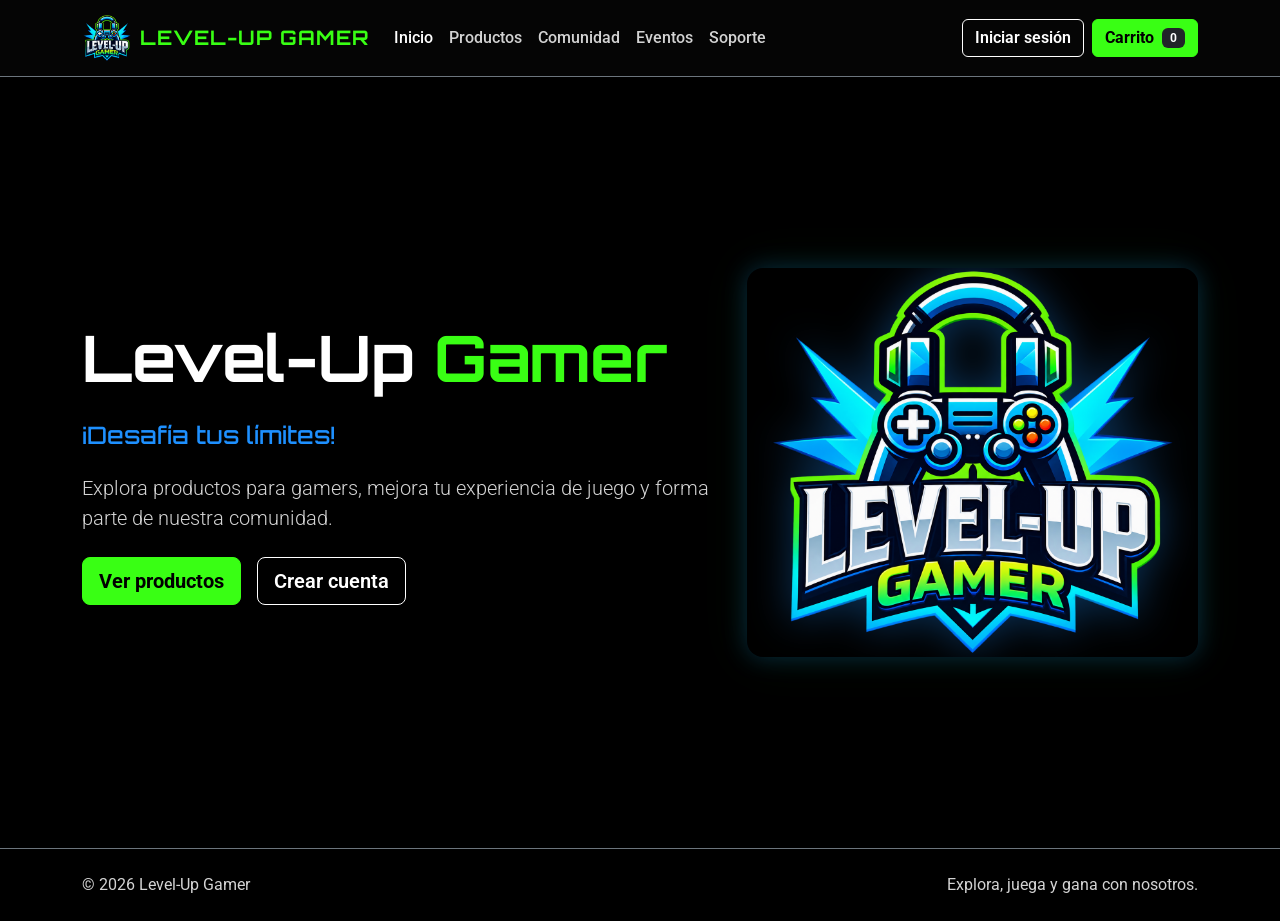
<file: index.html>
<!DOCTYPE html>
<html lang="es">

<head>
    <meta charset="UTF-8">
    <meta name="viewport" content="width=device-width, initial-scale=1.0">

    <title>Level-Up Gamer</title>

    <!-- Bootstrap -->
    <link
        rel="stylesheet"
        href="https://cdn.jsdelivr.net/npm/bootstrap@5.3.8/dist/css/bootstrap.min.css"
    >

    <!-- Google Fonts -->
    <link
        href="https://fonts.googleapis.com/css2?family=Orbitron:wght@400;500;600;700&family=Roboto:wght@300;400;500;700&display=swap"
        rel="stylesheet"
    >

    <!-- CSS -->
    <link rel="stylesheet" href="assets/css/variable.css">
    <link rel="stylesheet" href="assets/css/main.css">

</head>

<body>

    <!-- HEADER -->
    <header>

        <!-- Navbar -->
        <nav class="navbar navbar-expand-lg navbar-dark bg-black border-bottom border-secondary">
            <div class="container">

                <a class="navbar-brand d-flex align-items-center gap-2" href="index.html">

                    <img
                        src="assets/img/logo/logo-level-up.png"
                        alt="Level-Up Gamer"
                        class="navbar-logo">

                    <span class="fw-bold">
                        LEVEL-UP GAMER
                    </span>

                </a>

                <!-- Botón para dispositivos móviles -->
                <button
                    class="navbar-toggler"
                    type="button"
                    data-bs-toggle="collapse"
                    data-bs-target="#navbarLevelUp"
                    aria-controls="navbarLevelUp"
                    aria-expanded="false"
                    aria-label="Abrir menú">

                    <span class="navbar-toggler-icon"></span>
                </button>

                <!-- Menú -->
                <div class="collapse navbar-collapse" id="navbarLevelUp">

                    <ul class="navbar-nav me-auto mb-2 mb-lg-0">

                        <li class="nav-item">
                            <a class="nav-link active" href="index.html">
                                Inicio
                            </a>
                        </li>

                        <li class="nav-item">
                            <a class="nav-link" href="pages/catalogo.html">
                                Productos
                            </a>
                        </li>

                        <li class="nav-item">
                            <a class="nav-link" href="pages/comunidad.html">
                                Comunidad
                            </a>
                        </li>

                        <li class="nav-item">
                            <a class="nav-link" href="pages/eventos.html">
                                Eventos
                            </a>
                        </li>

                        <li class="nav-item">
                            <a class="nav-link" href="pages/soporte.html">
                                Soporte
                            </a>
                        </li>

                    </ul>

                    <!-- Acciones -->
                    <div class="d-flex align-items-center gap-2">

                        <!-- Usuario NO autenticado -->
                        <div id="accionesInvitado" class="d-flex gap-2">

                            <a
                                href="pages/login.html"
                                class="btn btn-outline-light">

                                Iniciar sesión

                            </a>

                        </div>


                        <!-- Usuario autenticado -->
                        <div
                            id="accionesUsuario"
                            class="d-none align-items-center gap-2">

                            <a
                                href="pages/perfil.html"
                                id="nombreUsuario"
                                class="text-levelup-green fw-bold text-decoration-none">
                            </a>

                            <button
                                id="btnCerrarSesion"
                                class="btn btn-outline-light">

                                Cerrar sesión

                            </button>

                        </div>

                        <a
                            href="pages/carrito.html"
                            class="btn btn-levelup">

                            Carrito

                            <span
                                class="badge text-bg-dark ms-1"
                                id="contadorCarrito">

                                0

                            </span>

                        </a>

                    </div>

                    </div>

                </div>

            </div>
        </nav>

    </header>


    <!-- CONTENIDO PRINCIPAL -->
    <main>

        <!-- Hero -->
        <section class="container py-5">

            <div class="row align-items-center min-vh-75">

                <div class="col-lg-7">

                    <h1 class="display-3 fw-bold mb-4">
                        Level-Up
                        <span class="text-levelup-green">
                            Gamer
                        </span>
                    </h1>

                    <h2 class="h4 text-levelup-blue mb-4">
                        ¡Desafía tus límites!
                    </h2>

                    <p class="lead text-secondary">
                        Explora productos para gamers, mejora tu experiencia
                        de juego y forma parte de nuestra comunidad.
                    </p>

                    <div class="d-flex flex-wrap gap-3 mt-4">

                        <a
                            href="pages/catalogo.html"
                            class="btn btn-levelup btn-lg">

                            Ver productos

                        </a>

                        <a
                            href="pages/registro.html"
                            id="btnCrearCuenta"
                            class="btn btn-outline-light btn-lg">

                            Crear cuenta

                        </a>

                    </div>

                </div>

                <div class="col-lg-5 text-center mt-5 mt-lg-0">

                    <div class="hero-image-container">

                        <img
                            src="assets/img/logo/logo-level-up.png"
                            class="img-fluid hero-logo"
                            alt="Logo Level-Up Gamer">

                    </div>

                </div>

            </div>

        </section>

    </main>


    <!-- FOOTER -->
    <footer class="border-top border-secondary py-4">

        <div class="container">

            <div class="row align-items-center">

                <div class="col-md-6 text-center text-md-start">

                    <p class="mb-0 text-secondary">
                        © 2026 Level-Up Gamer
                    </p>

                </div>

                <div class="col-md-6 text-center text-md-end mt-3 mt-md-0">

                    <span class="text-secondary">
                        Explora, juega y gana con nosotros.
                    </span>

                </div>

            </div>

        </div>

    </footer>


    <!-- Bootstrap JS -->
    <script
        src="https://cdn.jsdelivr.net/npm/bootstrap@5.3.8/dist/js/bootstrap.bundle.min.js">
    </script>

    <!-- JavaScript -->
    <script src="assets/js/main.js"></script>

</body>

</html>
</file>
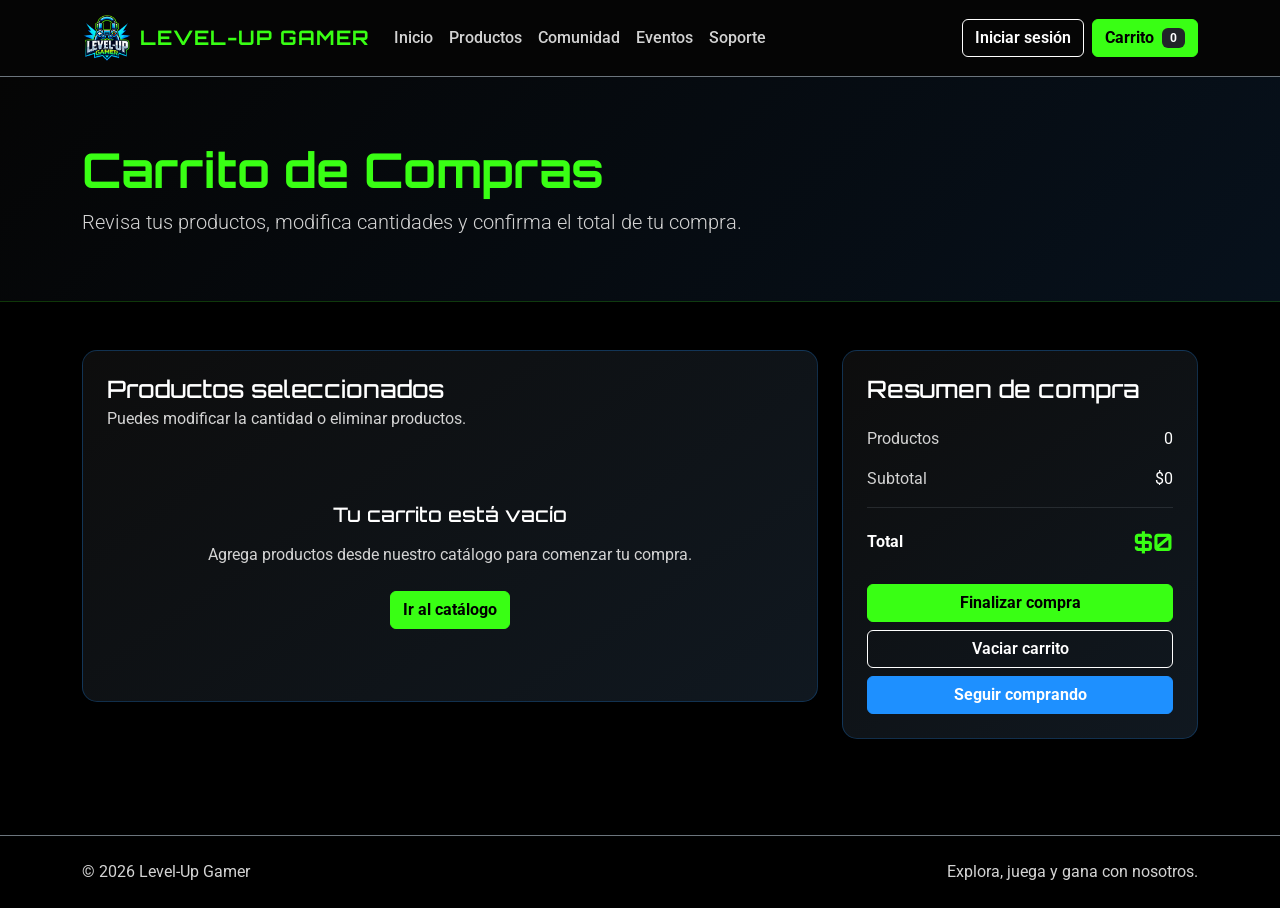
<file: pages/carrito.html>
<!DOCTYPE html>
<html lang="es">

<head>
    <meta charset="UTF-8">
    <meta name="viewport" content="width=device-width, initial-scale=1.0">

    <title>Carrito | Level-Up Gamer</title>

    <!-- Bootstrap -->
    <link
        rel="stylesheet"
        href="https://cdn.jsdelivr.net/npm/bootstrap@5.3.8/dist/css/bootstrap.min.css"
    >

    <!-- Google Fonts -->
    <link
        href="https://fonts.googleapis.com/css2?family=Orbitron:wght@400;500;600;700&family=Roboto:wght@300;400;500;700&display=swap"
        rel="stylesheet"
    >

    <!-- CSS -->
    <link rel="stylesheet" href="../assets/css/variable.css">
    <link rel="stylesheet" href="../assets/css/main.css">
</head>

<body>

    <!-- HEADER -->
    <header>

        <nav class="navbar navbar-expand-lg navbar-dark bg-black border-bottom border-secondary">
            <div class="container">

                <a
                    class="navbar-brand d-flex align-items-center gap-2"
                    href="../index.html">

                    <img
                        src="../assets/img/logo/logo-level-up.png"
                        alt="Level-Up Gamer"
                        class="navbar-logo">

                    <span class="fw-bold">
                        LEVEL-UP GAMER
                    </span>
                </a>

                <button
                    class="navbar-toggler"
                    type="button"
                    data-bs-toggle="collapse"
                    data-bs-target="#navbarLevelUp"
                    aria-controls="navbarLevelUp"
                    aria-expanded="false"
                    aria-label="Abrir menú">

                    <span class="navbar-toggler-icon"></span>
                </button>

                <div
                    class="collapse navbar-collapse"
                    id="navbarLevelUp">

                    <ul class="navbar-nav me-auto mb-2 mb-lg-0">

                        <li class="nav-item">
                            <a class="nav-link" href="../index.html">
                                Inicio
                            </a>
                        </li>

                        <li class="nav-item">
                            <a class="nav-link" href="catalogo.html">
                                Productos
                            </a>
                        </li>

                        <li class="nav-item">
                            <a class="nav-link" href="comunidad.html">
                                Comunidad
                            </a>
                        </li>

                        <li class="nav-item">
                            <a class="nav-link" href="eventos.html">
                                Eventos
                            </a>
                        </li>

                        <li class="nav-item">
                            <a class="nav-link" href="soporte.html">
                                Soporte
                            </a>
                        </li>

                    </ul>

                    <div class="d-flex align-items-center gap-2">

                        <!-- Usuario sin sesión -->
                        <div id="accionesInvitado" class="d-flex gap-2">

                            <a
                                href="login.html"
                                class="btn btn-outline-light">

                                Iniciar sesión

                            </a>

                        </div>


                        <!-- Usuario con sesión -->
                        <div
                            id="accionesUsuario"
                            class="d-none align-items-center gap-2">

                            <a
                                href="perfil.html"
                                id="nombreUsuario"
                                class="text-levelup-green fw-bold text-decoration-none">
                            </a>        

                            <button
                                id="btnCerrarSesion"
                                class="btn btn-outline-light">

                                Cerrar sesión

                            </button>

                        </div>


                        <!-- Carrito -->
                        <a
                            href="carrito.html"
                            class="btn btn-levelup">

                            Carrito

                            <span
                                class="badge text-bg-dark ms-1"
                                id="contadorCarrito">

                                0

                            </span>

                        </a>

                    </div>

                </div>

            </div>
        </nav>

    </header>


    <!-- HERO -->
    <section class="page-hero py-5">

        <div class="container py-3">

            <h1 class="display-5 fw-bold page-hero-title">
                Carrito de Compras
            </h1>

            <p class="lead text-secondary mb-0">
                Revisa tus productos, modifica cantidades y confirma el total de tu compra.
            </p>

        </div>

    </section>


    <!-- CONTENIDO -->
    <main class="container py-5">

        <div class="row g-4">


            <!-- PRODUCTOS -->
            <div class="col-lg-8">

                <section class="levelup-panel p-4">

                    <div
                        class="d-flex justify-content-between
                               align-items-center mb-4">

                        <div>
                            <h2 class="h4 mb-1">
                                Productos seleccionados
                            </h2>

                            <p class="text-secondary mb-0">
                                Puedes modificar la cantidad o eliminar productos.
                            </p>
                        </div>

                    </div>


                    <div id="contenedorCarrito">
                    </div>

                </section>

            </div>


            <!-- RESUMEN -->
            <div class="col-lg-4">

                <section class="levelup-panel p-4">

                    <h2 class="h4 mb-4">
                        Resumen de compra
                    </h2>


                    <div
                        class="d-flex justify-content-between
                               mb-3">

                        <span class="text-secondary">
                            Productos
                        </span>

                        <span id="cantidadResumen">
                            0
                        </span>

                    </div>


                    <div
                        class="d-flex justify-content-between
                               mb-3">

                        <span class="text-secondary">
                            Subtotal
                        </span>

                        <span>
                            $<span id="subtotalCarrito">0</span>
                        </span>

                    </div>

                    <div
                        id="filaDescuento"
                        class="d-none justify-content-between mb-3">

                        <span class="text-secondary">
                            Descuento Duoc
                        </span>

                        <span class="text-levelup-green">
                            -$<span id="descuentoCarrito">0</span>
                        </span>

                    </div>

                    <hr class="border-secondary">

                    <div
                        class="d-flex justify-content-between
                               align-items-center mb-4">

                        <strong>
                            Total
                        </strong>

                        <strong class="product-price fs-4">
                            $<span id="totalCarrito">0</span>
                        </strong>

                    </div>


                    <div class="d-grid gap-2">

                        <button
                            id="btnFinalizarCompra"
                            class="btn btn-levelup">

                            Finalizar compra
                        </button>


                        <button
                            id="btnVaciarCarrito"
                            class="btn btn-outline-light">

                            Vaciar carrito
                        </button>


                        <a
                            href="catalogo.html"
                            class="btn btn-levelup-blue">

                            Seguir comprando
                        </a>

                    </div>

                </section>

            </div>

        </div>

    </main>


    <!-- FOOTER -->
    <footer class="border-top border-secondary py-4 mt-5">

        <div class="container">

            <div class="row align-items-center">

                <div class="col-md-6 text-center text-md-start">

                    <p class="mb-0 text-secondary">
                        © 2026 Level-Up Gamer
                    </p>

                </div>

                <div class="col-md-6 text-center text-md-end mt-3 mt-md-0">

                    <span class="text-secondary">
                        Explora, juega y gana con nosotros.
                    </span>

                </div>

            </div>

        </div>

    </footer>


    <!-- Bootstrap -->
    <script
        src="https://cdn.jsdelivr.net/npm/bootstrap@5.3.8/dist/js/bootstrap.bundle.min.js">
    </script>

    <!-- JavaScript -->
     <script src="../assets/js/productos-iniciales.js"></script>
    <script src="../assets/js/main.js"></script>
    <script src="../assets/js/carrito.js"></script>

</body>

</html>
</file>
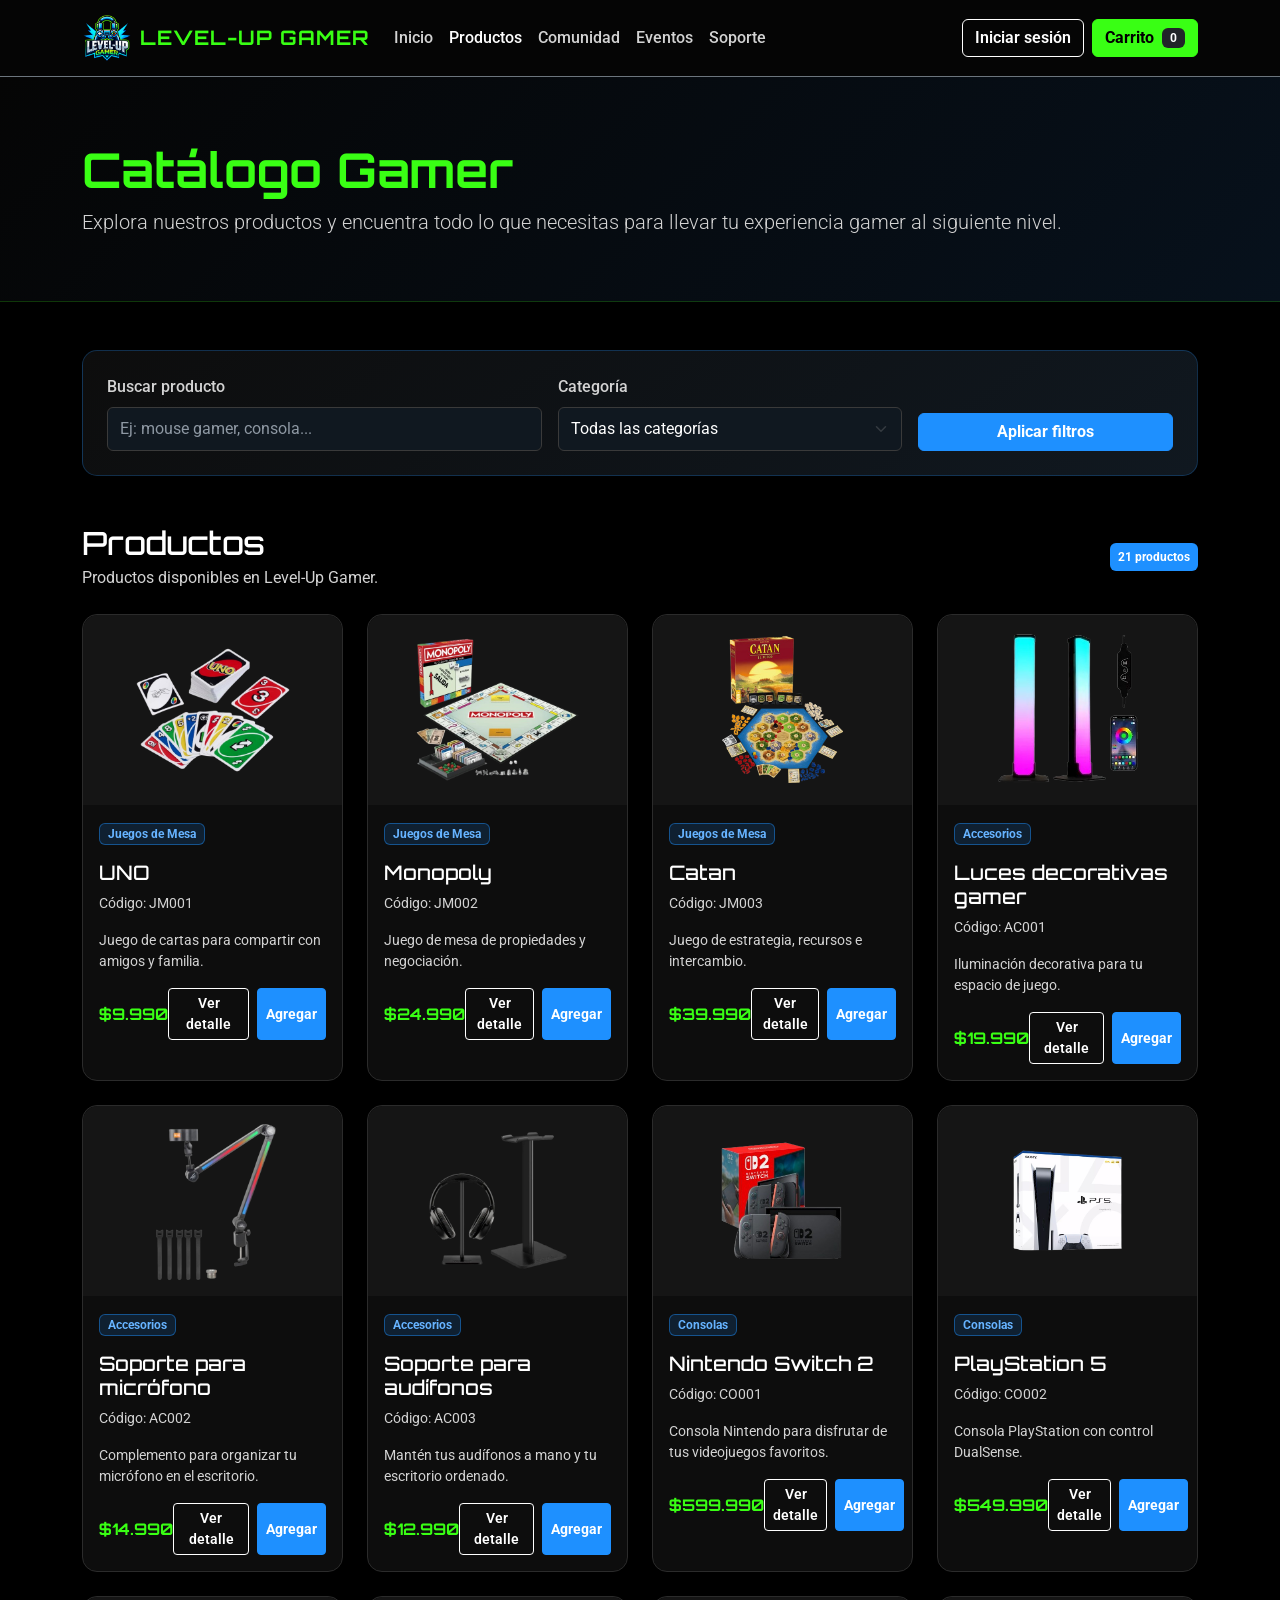
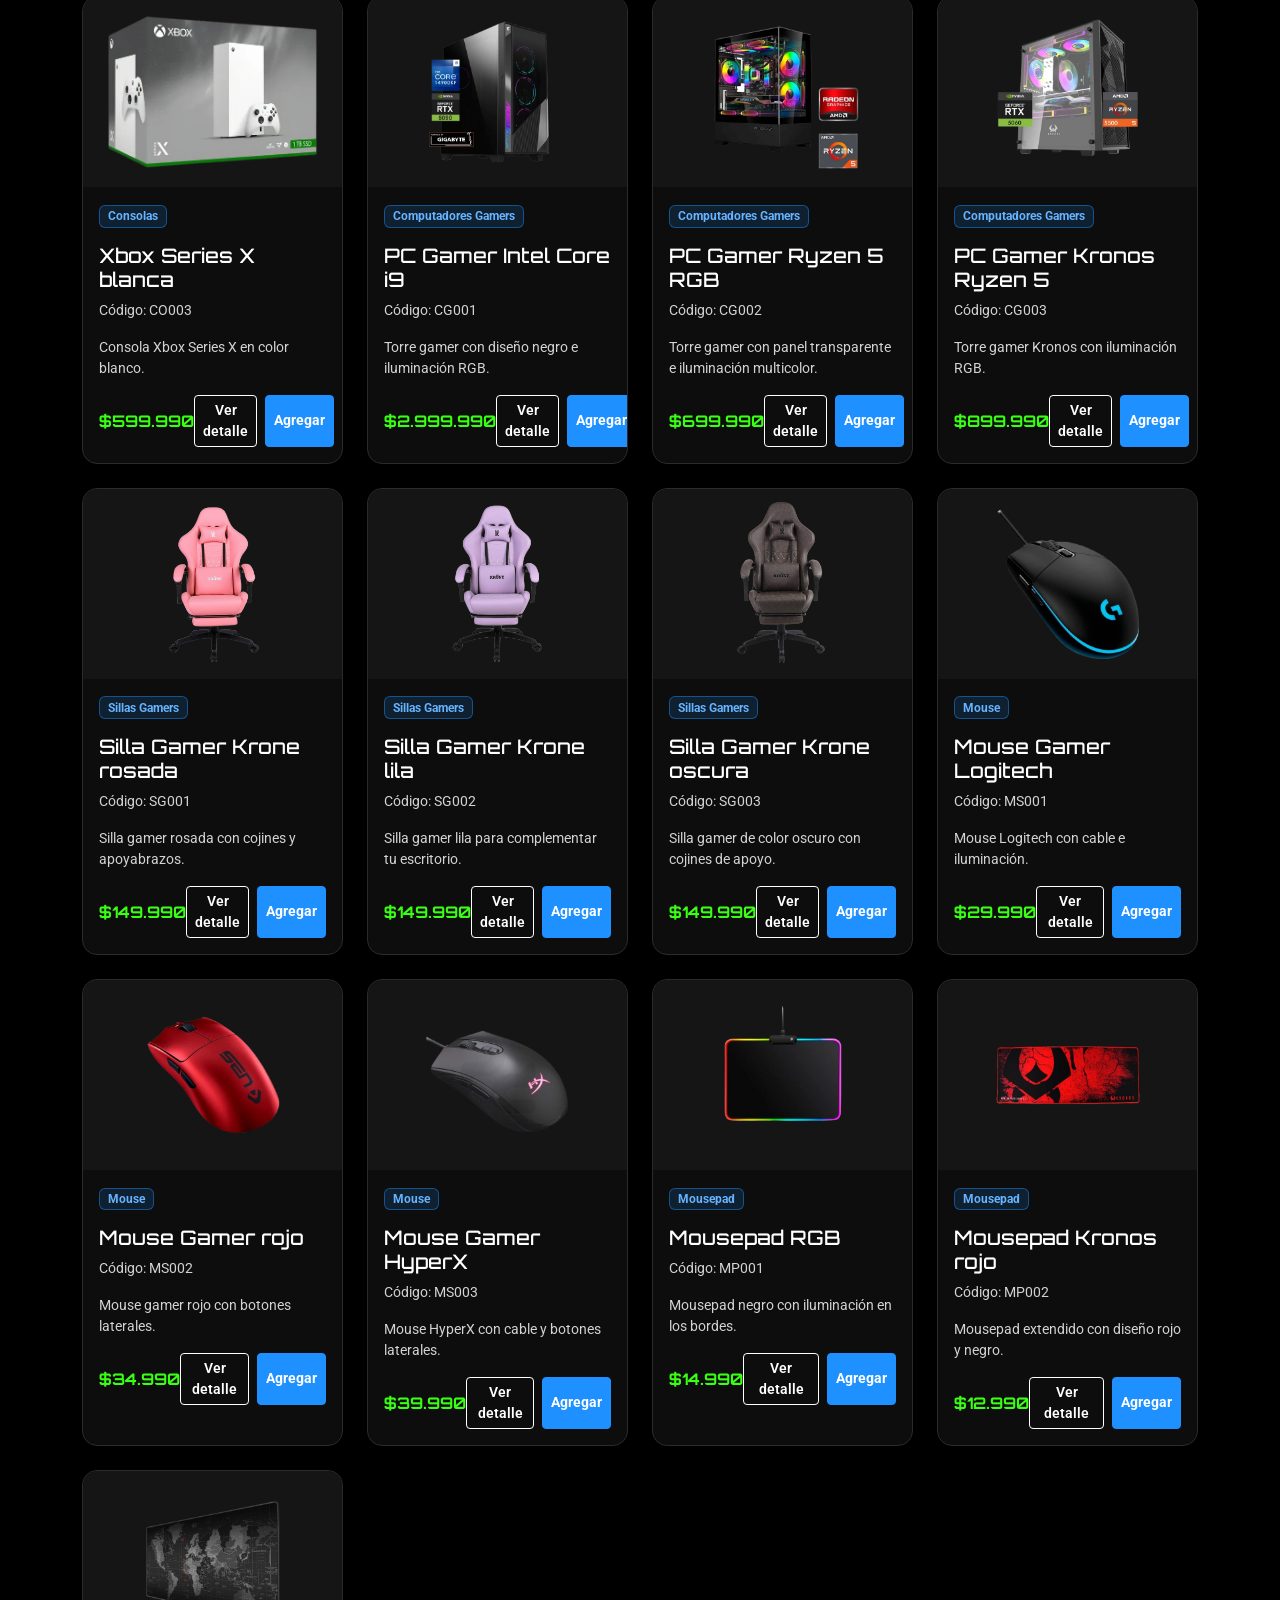
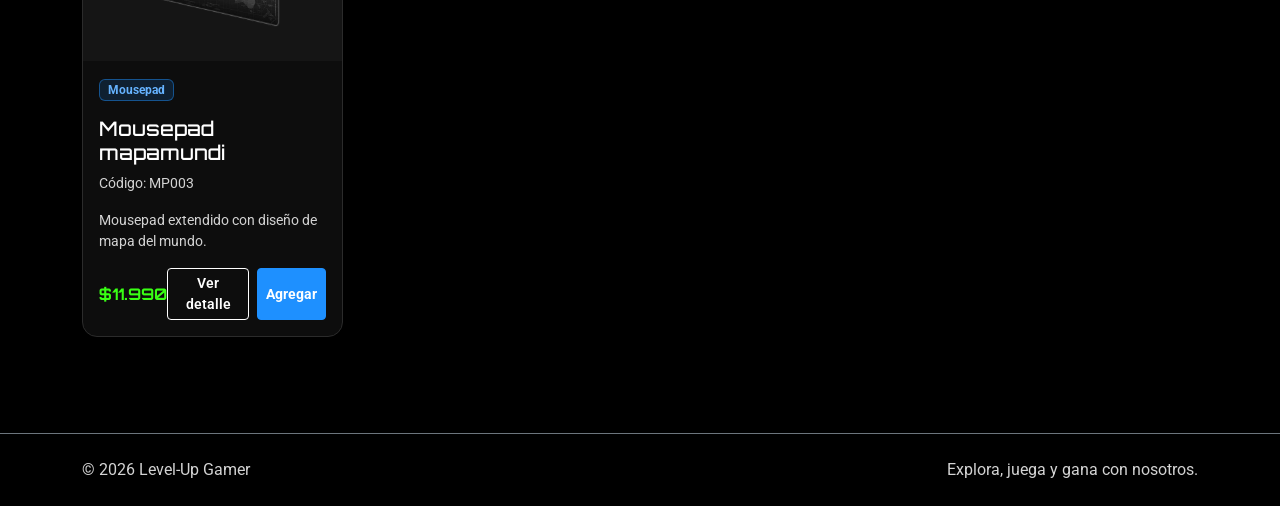
<file: pages/catalogo.html>
<!DOCTYPE html>
<html lang="es">

<head>
    <meta charset="UTF-8">
    <meta name="viewport" content="width=device-width, initial-scale=1.0">

    <title>Catálogo | Level-Up Gamer</title>

    <!-- Bootstrap -->
    <link
        rel="stylesheet"
        href="https://cdn.jsdelivr.net/npm/bootstrap@5.3.8/dist/css/bootstrap.min.css"
    >

    <!-- Google Fonts -->
    <link
        href="https://fonts.googleapis.com/css2?family=Orbitron:wght@400;500;600;700&family=Roboto:wght@300;400;500;700&display=swap"
        rel="stylesheet"
    >

    <!-- CSS -->
    <link rel="stylesheet" href="../assets/css/variable.css">
    <link rel="stylesheet" href="../assets/css/main.css">

</head>

<body>

    <!-- HEADER -->
    <header>

        <nav class="navbar navbar-expand-lg navbar-dark bg-black border-bottom border-secondary">

            <div class="container">

                <a
                    class="navbar-brand d-flex align-items-center gap-2"
                    href="../index.html">

                    <img
                        src="../assets/img/logo/logo-level-up.png"
                        alt="Level-Up Gamer"
                        class="navbar-logo">

                    <span class="fw-bold">
                        LEVEL-UP GAMER
                    </span>

                </a>


                <button
                    class="navbar-toggler"
                    type="button"
                    data-bs-toggle="collapse"
                    data-bs-target="#navbarLevelUp"
                    aria-controls="navbarLevelUp"
                    aria-expanded="false"
                    aria-label="Abrir menú">

                    <span class="navbar-toggler-icon"></span>

                </button>


                <div
                    class="collapse navbar-collapse"
                    id="navbarLevelUp">

                    <ul class="navbar-nav me-auto mb-2 mb-lg-0">

                        <li class="nav-item">

                            <a
                                class="nav-link"
                                href="../index.html">

                                Inicio

                            </a>

                        </li>


                        <li class="nav-item">

                            <a
                                class="nav-link active"
                                href="catalogo.html">

                                Productos

                            </a>

                        </li>


                        <li class="nav-item">

                            <a
                                class="nav-link"
                                href="comunidad.html">

                                Comunidad

                            </a>

                        </li>


                        <li class="nav-item">

                            <a
                                class="nav-link"
                                href="eventos.html">

                                Eventos

                            </a>

                        </li>


                        <li class="nav-item">

                            <a
                                class="nav-link"
                                href="soporte.html">

                                Soporte

                            </a>

                        </li>

                    </ul>


                    <div class="d-flex align-items-center gap-2">

                        <!-- Usuario sin sesión -->
                        <div id="accionesInvitado" class="d-flex gap-2">
                            <a href="login.html" class="btn btn-outline-light">
                                Iniciar sesión
                            </a>
                        </div>

                        <!-- Usuario con sesión -->
                        <div id="accionesUsuario" class="d-none align-items-center gap-2">

                            <a
                                href="perfil.html"
                                id="nombreUsuario"
                                class="text-levelup-green fw-bold text-decoration-none">
                            </a>        

                            <button
                                id="btnCerrarSesion"
                                class="btn btn-outline-light">
                                Cerrar sesión
                            </button>

                        </div>

                        <!-- Carrito -->
                        <a
                            href="carrito.html"
                            class="btn btn-levelup">

                            Carrito

                            <span
                                class="badge text-bg-dark ms-1"
                                id="contadorCarrito">

                                0

                            </span>

                        </a>

                    </div>

                </div>

            </div>

        </nav>

    </header>


    <!-- HERO -->
    <section class="page-hero py-5">

        <div class="container py-3">

            <h1 class="display-5 fw-bold page-hero-title">
                Catálogo Gamer
            </h1>

            <p class="lead text-secondary mb-0">
                Explora nuestros productos y encuentra todo
                lo que necesitas para llevar tu experiencia
                gamer al siguiente nivel.
            </p>

        </div>

    </section>


    <!-- CATÁLOGO -->
    <main class="container py-5">


        <!-- FILTROS -->
        <section class="levelup-panel p-4 mb-5">

            <div class="row g-3 align-items-end">


                <div class="col-md-5">

                    <label
                        for="buscar"
                        class="form-label">

                        Buscar producto

                    </label>

                    <input
                        type="text"
                        id="buscar"
                        class="form-control"
                        placeholder="Ej: mouse gamer, consola...">

                </div>


                <div class="col-md-4">

                    <label
                        for="categoria"
                        class="form-label">

                        Categoría

                    </label>

                    <select
                        id="categoria"
                        class="form-select">

                        <option value="">
                            Todas las categorías
                        </option>

                        <option value="Juegos de Mesa">
                            Juegos de Mesa
                        </option>

                        <option value="Accesorios">
                            Accesorios
                        </option>

                        <option value="Consolas">
                            Consolas
                        </option>

                        <option value="Computadores Gamers">
                            Computadores Gamers
                        </option>

                        <option value="Sillas Gamers">
                            Sillas Gamers
                        </option>

                        <option value="Mouse">
                            Mouse
                        </option>

                        <option value="Mousepad">
                            Mousepad
                        </option>

                        <option value="Poleras Personalizadas">
                            Poleras Personalizadas
                        </option>

                        <option value="Polerones Gamers Personalizados">
                            Polerones Gamers Personalizados
                        </option>

                        <option value="Servicio Técnico">
                            Servicio Técnico
                        </option>

                    </select>

                </div>


                <div class="col-md-3">

                    <button
                        class="btn btn-levelup-blue w-100"
                        id="btnFiltrar">

                        Aplicar filtros

                    </button>

                </div>

            </div>

        </section>


        <!-- PRODUCTOS -->
        <section>

            <div
                class="d-flex justify-content-between align-items-center mb-4">

                <div>

                    <h2 class="mb-1">
                        Productos
                    </h2>

                    <p class="text-secondary mb-0">
                        Productos disponibles en Level-Up Gamer.
                    </p>

                </div>


                <span
                    class="badge bg-primary p-2"
                    id="cantidadProductos">

                    0 productos

                </span>

            </div>


            <div
                id="contenedorProductos"
                class="row g-4">

            </div>

        </section>

    </main>


    <!-- FOOTER -->
    <footer class="border-top border-secondary py-4 mt-5">

        <div class="container">

            <div class="row align-items-center">

                <div class="col-md-6 text-center text-md-start">

                    <p class="mb-0 text-secondary">
                        © 2026 Level-Up Gamer
                    </p>

                </div>


                <div class="col-md-6 text-center text-md-end mt-3 mt-md-0">

                    <span class="text-secondary">
                        Explora, juega y gana con nosotros.
                    </span>

                </div>

            </div>

        </div>

    </footer>


    <!-- Bootstrap -->
    <script
        src="https://cdn.jsdelivr.net/npm/bootstrap@5.3.8/dist/js/bootstrap.bundle.min.js">
    </script>


    <!-- JavaScript -->
    <script src="../assets/js/productos-iniciales.js"></script>
    <script src="../assets/js/main.js"></script>
    <script src="../assets/js/catalogo.js"></script>

</body>

</html>
</file>
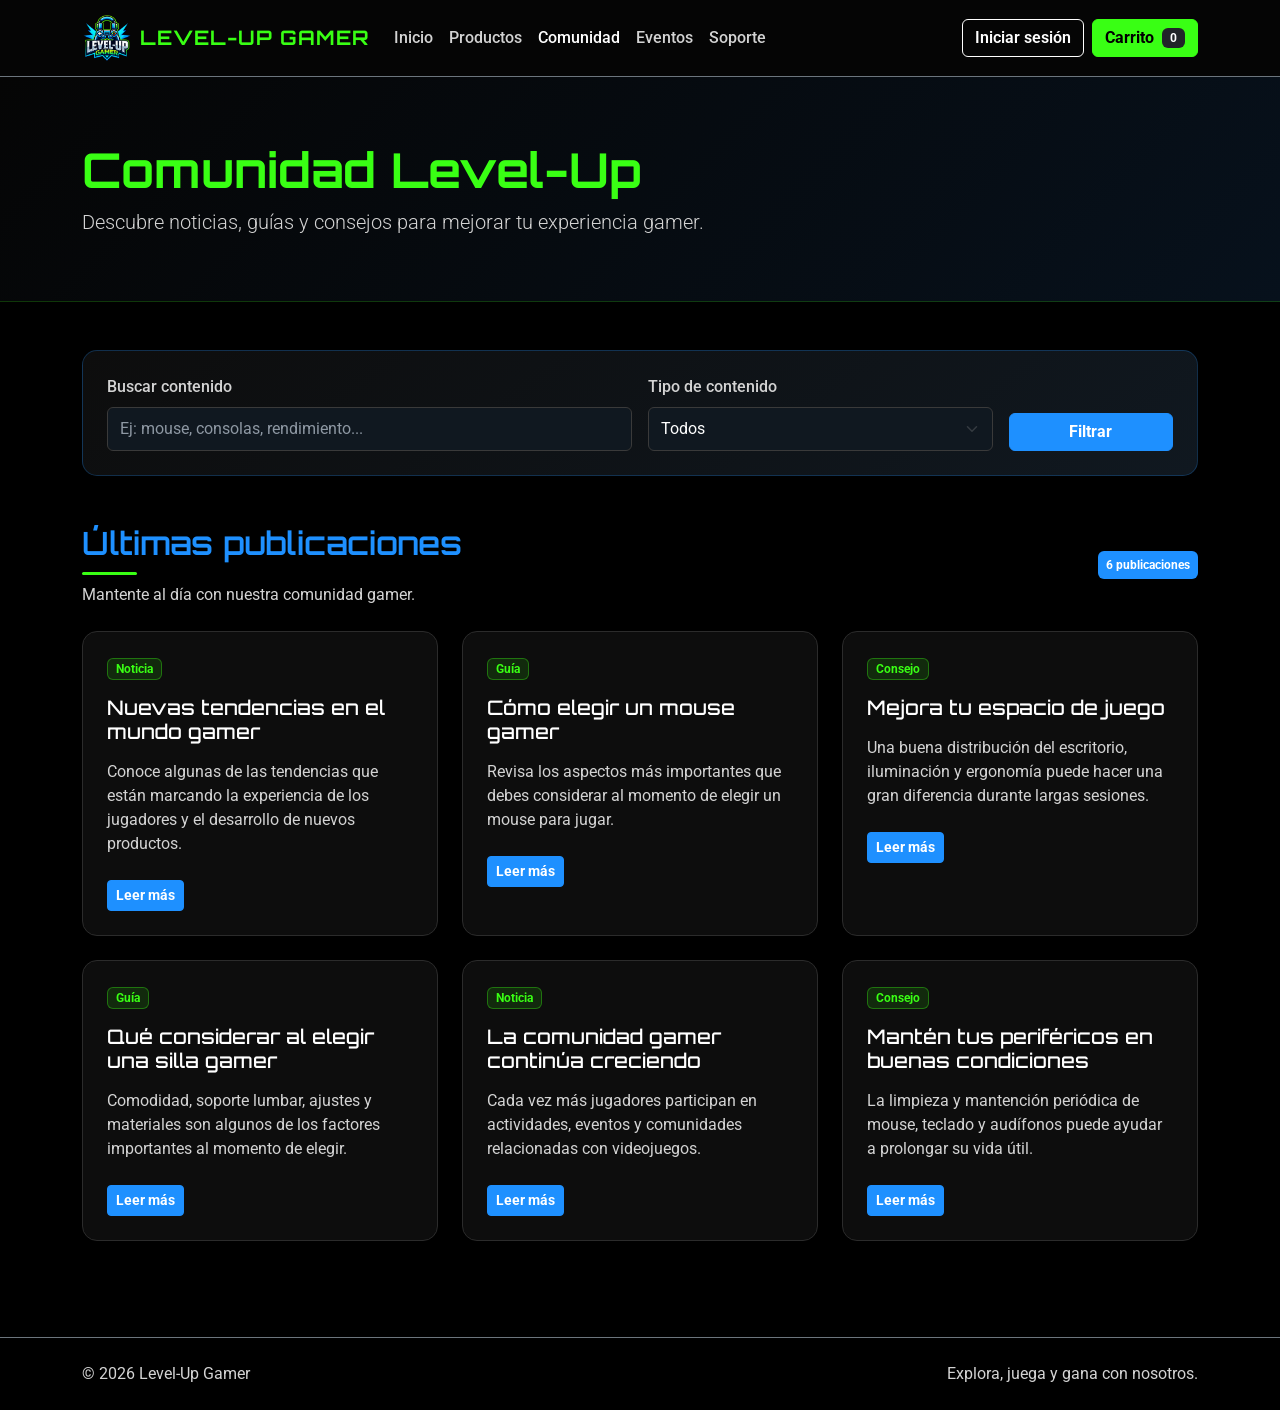
<file: pages/comunidad.html>
<!DOCTYPE html>
<html lang="es">

<head>
    <meta charset="UTF-8">
    <meta name="viewport" content="width=device-width, initial-scale=1.0">

    <title>Comunidad | Level-Up Gamer</title>

    <!-- Bootstrap -->
    <link
        rel="stylesheet"
        href="https://cdn.jsdelivr.net/npm/bootstrap@5.3.8/dist/css/bootstrap.min.css"
    >

    <!-- Google Fonts -->
    <link
        href="https://fonts.googleapis.com/css2?family=Orbitron:wght@400;500;600;700&family=Roboto:wght@300;400;500;700&display=swap"
        rel="stylesheet"
    >

    <!-- CSS -->
    <link rel="stylesheet" href="../assets/css/variable.css">
    <link rel="stylesheet" href="../assets/css/main.css">
</head>

<body>

    <!-- HEADER -->
    <header>

        <nav class="navbar navbar-expand-lg navbar-dark bg-black border-bottom border-secondary">

            <div class="container">

                <a
                    class="navbar-brand d-flex align-items-center gap-2"
                    href="../index.html">

                    <img
                        src="../assets/img/logo/logo-level-up.png"
                        alt="Level-Up Gamer"
                        class="navbar-logo">

                    <span class="fw-bold">
                        LEVEL-UP GAMER
                    </span>

                </a>

                <button
                    class="navbar-toggler"
                    type="button"
                    data-bs-toggle="collapse"
                    data-bs-target="#navbarLevelUp"
                    aria-controls="navbarLevelUp"
                    aria-expanded="false"
                    aria-label="Abrir menú">

                    <span class="navbar-toggler-icon"></span>

                </button>

                <div
                    class="collapse navbar-collapse"
                    id="navbarLevelUp">

                    <ul class="navbar-nav me-auto mb-2 mb-lg-0">

                        <li class="nav-item">
                            <a class="nav-link" href="../index.html">
                                Inicio
                            </a>
                        </li>

                        <li class="nav-item">
                            <a class="nav-link" href="catalogo.html">
                                Productos
                            </a>
                        </li>

                        <li class="nav-item">
                            <a class="nav-link active" href="comunidad.html">
                                Comunidad
                            </a>
                        </li>

                        <li class="nav-item">
                            <a class="nav-link" href="eventos.html">
                                Eventos
                            </a>
                        </li>

                        <li class="nav-item">
                            <a class="nav-link" href="soporte.html">
                                Soporte
                            </a>
                        </li>

                    </ul>

                    <div class="d-flex align-items-center gap-2">

                        <!-- Usuario sin sesión -->
                        <div id="accionesInvitado" class="d-flex gap-2">

                            <a
                                href="login.html"
                                class="btn btn-outline-light">

                                Iniciar sesión

                            </a>

                        </div>

                        <!-- Usuario con sesión -->
                        <div
                            id="accionesUsuario"
                            class="d-none align-items-center gap-2">

                            <a
                                href="perfil.html"
                                id="nombreUsuario"
                                class="text-levelup-green fw-bold text-decoration-none">
                            </a>

                            <button
                                id="btnCerrarSesion"
                                class="btn btn-outline-light">

                                Cerrar sesión

                            </button>

                        </div>

                        <a
                            href="carrito.html"
                            class="btn btn-levelup">

                            Carrito

                            <span
                                class="badge text-bg-dark ms-1"
                                id="contadorCarrito">

                                0

                            </span>

                        </a>

                    </div>

                </div>

            </div>

        </nav>

    </header>


    <!-- HERO -->
    <section class="page-hero py-5">

        <div class="container py-3">

            <h1 class="display-5 fw-bold page-hero-title">
                Comunidad Level-Up
            </h1>

            <p class="lead text-secondary mb-0">
                Descubre noticias, guías y consejos para mejorar tu experiencia gamer.
            </p>

        </div>

    </section>


    <!-- CONTENIDO -->
    <main class="container py-5">

        <!-- FILTROS -->
        <section class="levelup-panel p-4 mb-5">

            <div class="row g-3 align-items-end">

                <div class="col-md-6">

                    <label
                        for="buscarPublicacion"
                        class="form-label">

                        Buscar contenido

                    </label>

                    <input
                        type="text"
                        id="buscarPublicacion"
                        class="form-control"
                        placeholder="Ej: mouse, consolas, rendimiento...">

                </div>


                <div class="col-md-4">

                    <label
                        for="tipoPublicacion"
                        class="form-label">

                        Tipo de contenido

                    </label>

                    <select
                        id="tipoPublicacion"
                        class="form-select">

                        <option value="">
                            Todos
                        </option>

                        <option value="Noticia">
                            Noticias
                        </option>

                        <option value="Guía">
                            Guías
                        </option>

                        <option value="Consejo">
                            Consejos
                        </option>

                    </select>

                </div>


                <div class="col-md-2">

                    <button
                        id="btnFiltrarComunidad"
                        class="btn btn-levelup-blue w-100">

                        Filtrar

                    </button>

                </div>

            </div>

        </section>


        <!-- PUBLICACIONES -->
        <section>

            <div
                class="d-flex flex-wrap justify-content-between
                       align-items-center gap-3 mb-4">

                <div>

                    <h2 class="section-title mb-2">
                        Últimas publicaciones
                    </h2>

                    <p class="text-secondary mb-0">
                        Mantente al día con nuestra comunidad gamer.
                    </p>

                </div>

                <span
                    id="cantidadPublicaciones"
                    class="badge bg-primary p-2">

                    0 publicaciones

                </span>

            </div>


            <div
                id="contenedorPublicaciones"
                class="row g-4">
            </div>

        </section>

    </main>


    <!-- FOOTER -->
    <footer class="border-top border-secondary py-4 mt-5">

        <div class="container">

            <div class="row align-items-center">

                <div class="col-md-6 text-center text-md-start">

                    <p class="mb-0 text-secondary">
                        © 2026 Level-Up Gamer
                    </p>

                </div>

                <div class="col-md-6 text-center text-md-end mt-3 mt-md-0">

                    <span class="text-secondary">
                        Explora, juega y gana con nosotros.
                    </span>

                </div>

            </div>

        </div>

    </footer>


    <!-- Bootstrap -->
    <script
        src="https://cdn.jsdelivr.net/npm/bootstrap@5.3.8/dist/js/bootstrap.bundle.min.js">
    </script>

    <!-- JavaScript -->
    <script src="../assets/js/main.js"></script>
    <script src="../assets/js/comunidad.js"></script>

</body>

</html>
</file>
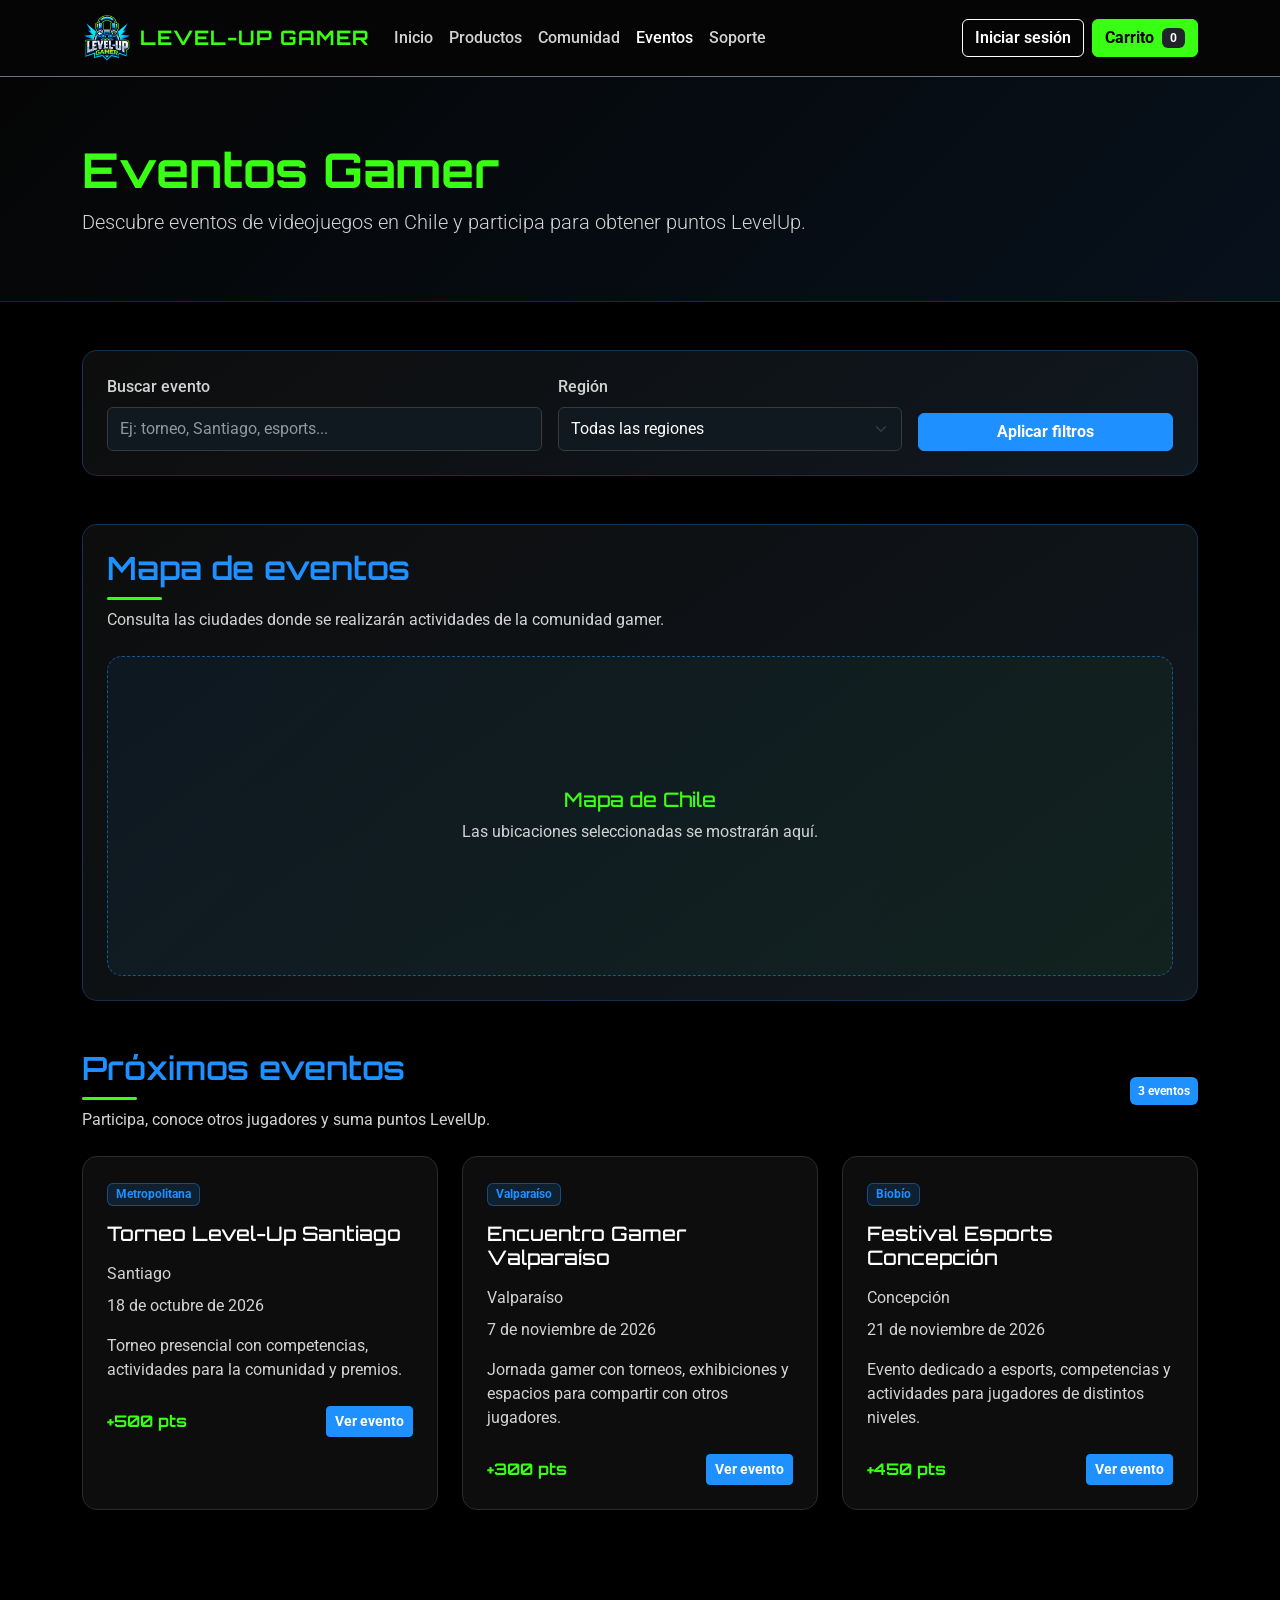
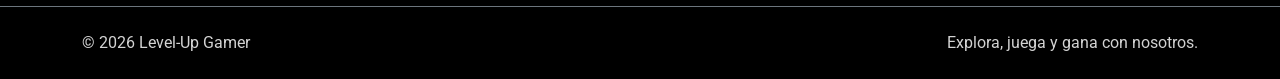
<file: pages/eventos.html>
<!DOCTYPE html>
<html lang="es">

<head>
    <meta charset="UTF-8">
    <meta name="viewport" content="width=device-width, initial-scale=1.0">

    <title>Eventos | Level-Up Gamer</title>

    <!-- Bootstrap -->
    <link
        rel="stylesheet"
        href="https://cdn.jsdelivr.net/npm/bootstrap@5.3.8/dist/css/bootstrap.min.css"
    >

    <!-- Google Fonts -->
    <link
        href="https://fonts.googleapis.com/css2?family=Orbitron:wght@400;500;600;700&family=Roboto:wght@300;400;500;700&display=swap"
        rel="stylesheet"
    >

    <!-- CSS -->
    <link rel="stylesheet" href="../assets/css/variable.css">
    <link rel="stylesheet" href="../assets/css/main.css">
</head>

<body>

    <!-- HEADER -->
    <header>

        <nav class="navbar navbar-expand-lg navbar-dark bg-black border-bottom border-secondary">

            <div class="container">

                <a
                    class="navbar-brand d-flex align-items-center gap-2"
                    href="../index.html">

                    <img
                        src="../assets/img/logo/logo-level-up.png"
                        alt="Level-Up Gamer"
                        class="navbar-logo">

                    <span class="fw-bold">
                        LEVEL-UP GAMER
                    </span>

                </a>

                <button
                    class="navbar-toggler"
                    type="button"
                    data-bs-toggle="collapse"
                    data-bs-target="#navbarLevelUp"
                    aria-controls="navbarLevelUp"
                    aria-expanded="false"
                    aria-label="Abrir menú">

                    <span class="navbar-toggler-icon"></span>

                </button>

                <div
                    class="collapse navbar-collapse"
                    id="navbarLevelUp">

                    <ul class="navbar-nav me-auto mb-2 mb-lg-0">

                        <li class="nav-item">
                            <a class="nav-link" href="../index.html">
                                Inicio
                            </a>
                        </li>

                        <li class="nav-item">
                            <a class="nav-link" href="catalogo.html">
                                Productos
                            </a>
                        </li>

                        <li class="nav-item">
                            <a class="nav-link" href="comunidad.html">
                                Comunidad
                            </a>
                        </li>

                        <li class="nav-item">
                            <a class="nav-link active" href="eventos.html">
                                Eventos
                            </a>
                        </li>

                        <li class="nav-item">
                            <a class="nav-link" href="soporte.html">
                                Soporte
                            </a>
                        </li>

                    </ul>

                    <div class="d-flex align-items-center gap-2">

                        <!-- Usuario sin sesión -->
                        <div id="accionesInvitado" class="d-flex gap-2">

                            <a
                                href="login.html"
                                class="btn btn-outline-light">

                                Iniciar sesión

                            </a>

                        </div>

                        <!-- Usuario con sesión -->
                        <div
                            id="accionesUsuario"
                            class="d-none align-items-center gap-2">

                            <a
                                href="perfil.html"
                                id="nombreUsuario"
                                class="text-levelup-green fw-bold text-decoration-none">
                            </a>

                            <button
                                id="btnCerrarSesion"
                                class="btn btn-outline-light">

                                Cerrar sesión

                            </button>

                        </div>

                        <a
                            href="carrito.html"
                            class="btn btn-levelup">

                            Carrito

                            <span
                                class="badge text-bg-dark ms-1"
                                id="contadorCarrito">

                                0

                            </span>

                        </a>

                    </div>

                </div>

            </div>

        </nav>

    </header>


    <!-- HERO -->
    <section class="page-hero py-5">

        <div class="container py-3">

            <h1 class="display-5 fw-bold page-hero-title">
                Eventos Gamer
            </h1>

            <p class="lead text-secondary mb-0">
                Descubre eventos de videojuegos en Chile y participa para obtener puntos LevelUp.
            </p>

        </div>

    </section>


    <!-- CONTENIDO -->
    <main class="container py-5">

        <!-- FILTROS -->
        <section class="levelup-panel p-4 mb-5">

            <div class="row g-3 align-items-end">

                <div class="col-md-5">

                    <label
                        for="buscarEvento"
                        class="form-label">

                        Buscar evento

                    </label>

                    <input
                        type="text"
                        id="buscarEvento"
                        class="form-control"
                        placeholder="Ej: torneo, Santiago, esports...">

                </div>


                <div class="col-md-4">

                    <label
                        for="regionEvento"
                        class="form-label">

                        Región

                    </label>

                    <select
                        id="regionEvento"
                        class="form-select">

                        <option value="">
                            Todas las regiones
                        </option>

                        <option value="Metropolitana">
                            Metropolitana
                        </option>

                        <option value="Valparaíso">
                            Valparaíso
                        </option>

                        <option value="Biobío">
                            Biobío
                        </option>

                    </select>

                </div>


                <div class="col-md-3">

                    <button
                        id="btnFiltrarEventos"
                        class="btn btn-levelup-blue w-100">

                        Aplicar filtros

                    </button>

                </div>

            </div>

        </section>


        <!-- MAPA / UBICACIONES -->
        <section class="levelup-panel p-4 mb-5">

            <div class="mb-4">

                <h2 class="section-title mb-2">
                    Mapa de eventos
                </h2>

                <p class="text-secondary mb-0">
                    Consulta las ciudades donde se realizarán actividades de la comunidad gamer.
                </p>

            </div>


            <div class="event-map-placeholder">

                <div class="text-center">

                    <h3 class="h5 text-levelup-green">
                        Mapa de Chile
                    </h3>

                    <p class="text-secondary mb-0">
                        Las ubicaciones seleccionadas se mostrarán aquí.
                    </p>

                </div>

            </div>

        </section>


        <!-- EVENTOS -->
        <section>

            <div
                class="d-flex flex-wrap justify-content-between
                       align-items-center gap-3 mb-4">

                <div>

                    <h2 class="section-title mb-2">
                        Próximos eventos
                    </h2>

                    <p class="text-secondary mb-0">
                        Participa, conoce otros jugadores y suma puntos LevelUp.
                    </p>

                </div>

                <span
                    id="cantidadEventos"
                    class="badge bg-primary p-2">

                    0 eventos

                </span>

            </div>


            <div
                id="contenedorEventos"
                class="row g-4">
            </div>

        </section>

    </main>


    <!-- FOOTER -->
    <footer class="border-top border-secondary py-4 mt-5">

        <div class="container">

            <div class="row align-items-center">

                <div class="col-md-6 text-center text-md-start">

                    <p class="mb-0 text-secondary">
                        © 2026 Level-Up Gamer
                    </p>

                </div>

                <div class="col-md-6 text-center text-md-end mt-3 mt-md-0">

                    <span class="text-secondary">
                        Explora, juega y gana con nosotros.
                    </span>

                </div>

            </div>

        </div>

    </footer>


    <!-- Bootstrap -->
    <script
        src="https://cdn.jsdelivr.net/npm/bootstrap@5.3.8/dist/js/bootstrap.bundle.min.js">
    </script>

    <!-- JavaScript -->
    <script src="../assets/js/main.js"></script>
    <script src="../assets/js/eventos.js"></script>

</body>

</html>
</file>
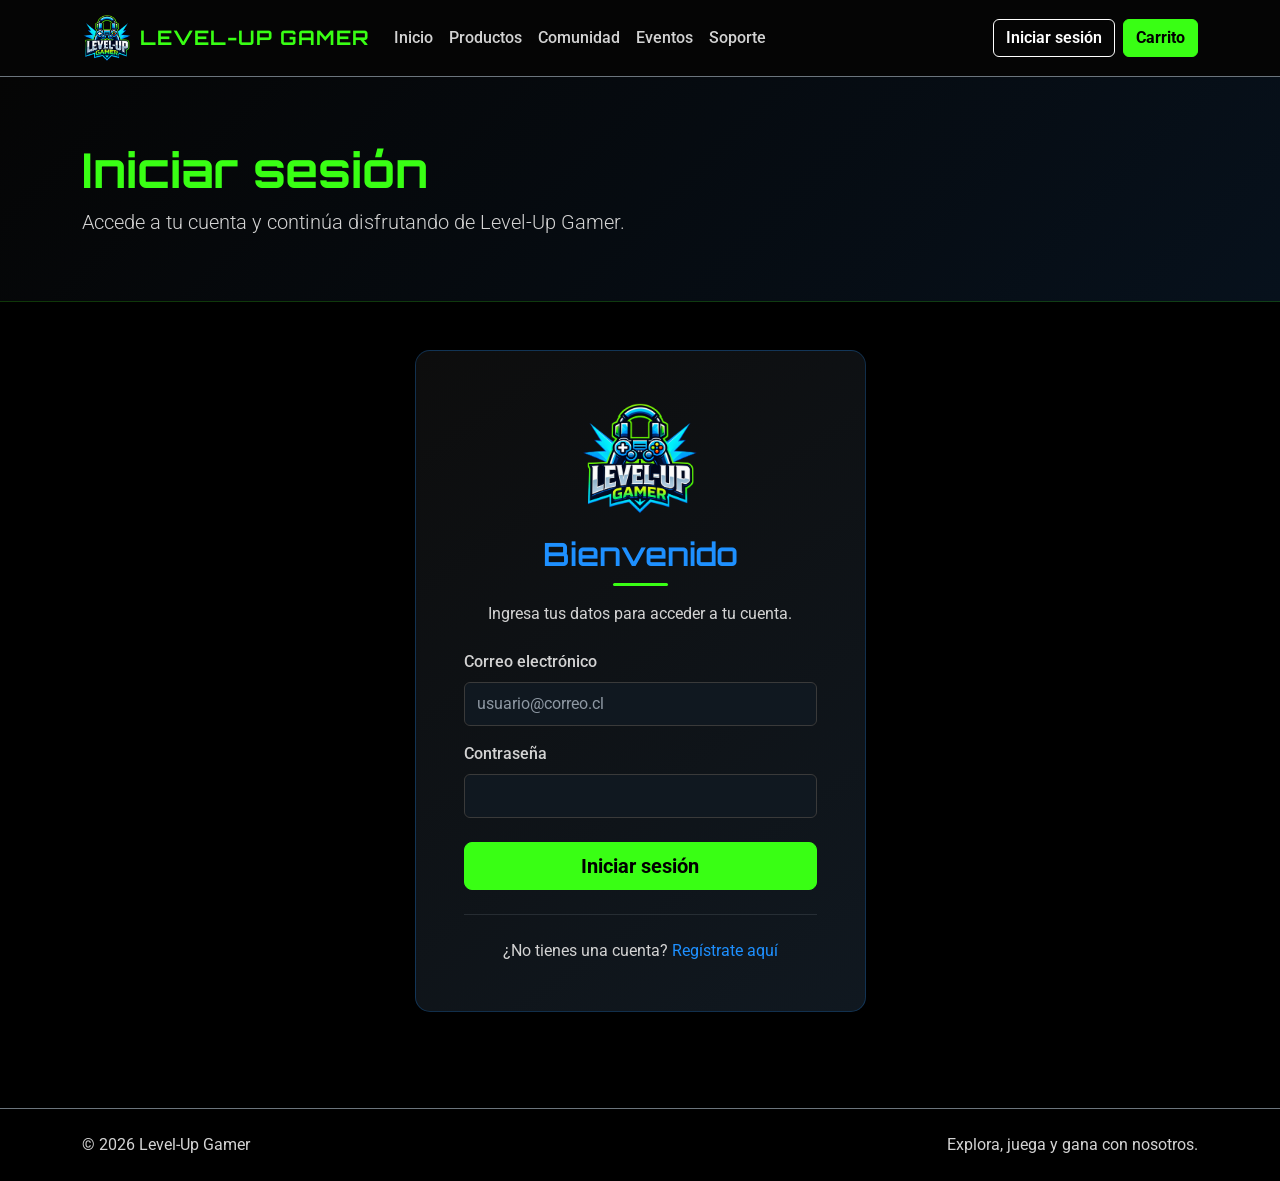
<file: pages/login.html>
<!DOCTYPE html>
<html lang="es">

<head>
    <meta charset="UTF-8">
    <meta name="viewport" content="width=device-width, initial-scale=1.0">

    <title>Iniciar sesión | Level-Up Gamer</title>

    <!-- Bootstrap -->
    <link
        rel="stylesheet"
        href="https://cdn.jsdelivr.net/npm/bootstrap@5.3.8/dist/css/bootstrap.min.css"
    >

    <!-- Google Fonts -->
    <link
        href="https://fonts.googleapis.com/css2?family=Orbitron:wght@400;500;600;700&family=Roboto:wght@300;400;500;700&display=swap"
        rel="stylesheet"
    >

    <!-- CSS -->
    <link rel="stylesheet" href="../assets/css/variable.css">
    <link rel="stylesheet" href="../assets/css/main.css">
</head>

<body>

    <!-- HEADER -->
    <header>

        <nav class="navbar navbar-expand-lg navbar-dark bg-black border-bottom border-secondary">
            <div class="container">

                <a
                    class="navbar-brand d-flex align-items-center gap-2"
                    href="../index.html">

                    <img
                        src="../assets/img/logo/logo-level-up.png"
                        alt="Level-Up Gamer"
                        class="navbar-logo">

                    <span class="fw-bold">
                        LEVEL-UP GAMER
                    </span>
                </a>

                <button
                    class="navbar-toggler"
                    type="button"
                    data-bs-toggle="collapse"
                    data-bs-target="#navbarLevelUp"
                    aria-controls="navbarLevelUp"
                    aria-expanded="false"
                    aria-label="Abrir menú">

                    <span class="navbar-toggler-icon"></span>
                </button>

                <div
                    class="collapse navbar-collapse"
                    id="navbarLevelUp">

                    <ul class="navbar-nav me-auto mb-2 mb-lg-0">

                        <li class="nav-item">
                            <a class="nav-link" href="../index.html">
                                Inicio
                            </a>
                        </li>

                        <li class="nav-item">
                            <a class="nav-link" href="catalogo.html">
                                Productos
                            </a>
                        </li>

                        <li class="nav-item">
                            <a class="nav-link" href="comunidad.html">
                                Comunidad
                            </a>
                        </li>

                        <li class="nav-item">
                            <a class="nav-link" href="eventos.html">
                                Eventos
                            </a>
                        </li>

                        <li class="nav-item">
                            <a class="nav-link" href="soporte.html">
                                Soporte
                            </a>
                        </li>

                    </ul>

                    <div class="d-flex gap-2">

                        <a
                            href="login.html"
                            class="btn btn-outline-light">

                            Iniciar sesión
                        </a>

                        <a
                            href="carrito.html"
                            class="btn btn-levelup">

                            Carrito
                        </a>

                    </div>

                </div>

            </div>
        </nav>

    </header>


    <!-- HERO -->
    <section class="page-hero py-5">

        <div class="container py-3">

            <h1 class="display-5 fw-bold page-hero-title">
                Iniciar sesión
            </h1>

            <p class="lead text-secondary mb-0">
                Accede a tu cuenta y continúa disfrutando de Level-Up Gamer.
            </p>

        </div>

    </section>


    <!-- LOGIN -->
    <main class="container py-5">

        <div class="row justify-content-center">

            <div class="col-md-8 col-lg-6 col-xl-5">

                <section class="levelup-panel p-4 p-md-5">

                    <div class="text-center mb-4">

                        <img
                            src="../assets/img/logo/logo-level-up.png"
                            alt="Level-Up Gamer"
                            class="login-logo mb-3">

                        <h2 class="section-title section-title-center">
                            Bienvenido
                        </h2>

                        <p class="text-secondary mt-3">
                            Ingresa tus datos para acceder a tu cuenta.
                        </p>

                    </div>


                    <div
                        id="mensajeLogin"
                        class="alert d-none"
                        role="alert">
                    </div>


                    <form id="formLogin">

                        <div class="mb-3">

                            <label
                                for="email"
                                class="form-label">

                                Correo electrónico

                            </label>

                            <input
                                type="email"
                                id="email"
                                class="form-control"
                                placeholder="usuario@correo.cl"
                                required>

                        </div>


                        <div class="mb-4">

                            <label
                                for="password"
                                class="form-label">

                                Contraseña

                            </label>

                            <input
                                type="password"
                                id="password"
                                class="form-control"
                                required>

                        </div>


                        <div class="d-grid">

                            <button
                                type="submit"
                                class="btn btn-levelup btn-lg">

                                Iniciar sesión

                            </button>

                        </div>

                    </form>


                    <hr class="border-secondary my-4">


                    <p class="text-center text-secondary mb-0">

                        ¿No tienes una cuenta?

                        <a
                            href="registro.html"
                            class="text-levelup-blue text-decoration-none">

                            Regístrate aquí

                        </a>

                    </p>

                </section>

            </div>

        </div>

    </main>


    <!-- FOOTER -->
    <footer class="border-top border-secondary py-4 mt-5">

        <div class="container">

            <div class="row align-items-center">

                <div class="col-md-6 text-center text-md-start">

                    <p class="mb-0 text-secondary">
                        © 2026 Level-Up Gamer
                    </p>

                </div>

                <div class="col-md-6 text-center text-md-end mt-3 mt-md-0">

                    <span class="text-secondary">
                        Explora, juega y gana con nosotros.
                    </span>

                </div>

            </div>

        </div>

    </footer>


    <!-- Bootstrap -->
    <script
        src="https://cdn.jsdelivr.net/npm/bootstrap@5.3.8/dist/js/bootstrap.bundle.min.js">
    </script>

    <!-- JavaScript -->
    <script src="../assets/js/login.js"></script>

</body>

</html>
</file>
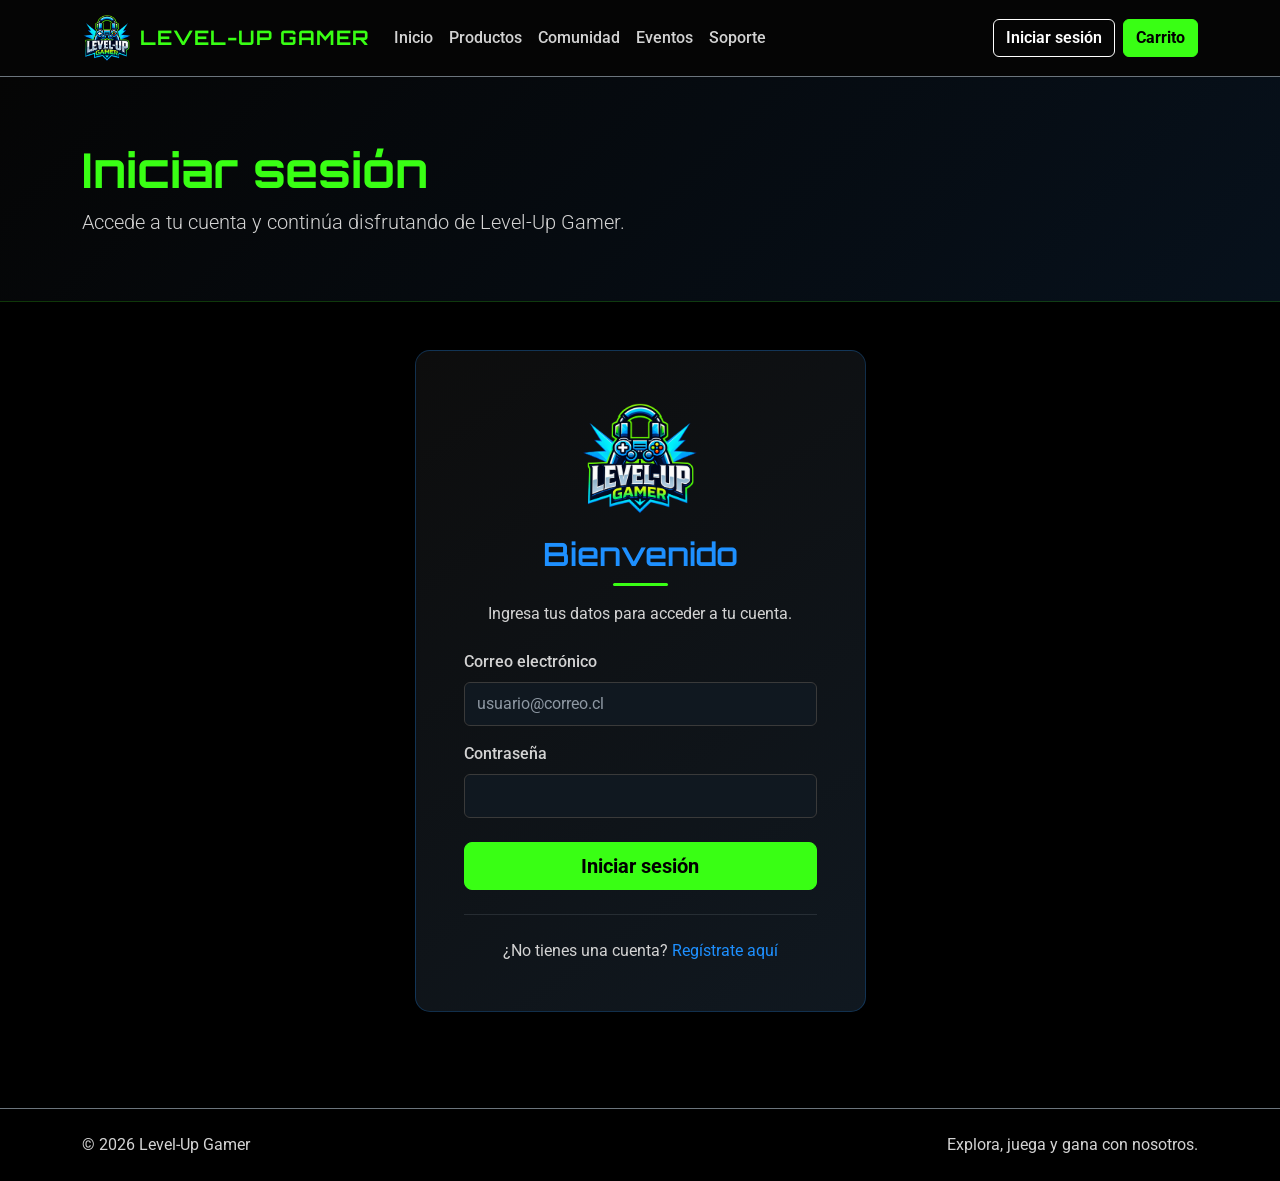
<file: pages/perfil.html>
<!DOCTYPE html>
<html lang="es">

<head>
    <meta charset="UTF-8">
    <meta name="viewport" content="width=device-width, initial-scale=1.0">

    <title>Mi Perfil | Level-Up Gamer</title>

    <!-- Bootstrap -->
    <link
        rel="stylesheet"
        href="https://cdn.jsdelivr.net/npm/bootstrap@5.3.8/dist/css/bootstrap.min.css"
    >

    <!-- Google Fonts -->
    <link
        href="https://fonts.googleapis.com/css2?family=Orbitron:wght@400;500;600;700&family=Roboto:wght@300;400;500;700&display=swap"
        rel="stylesheet"
    >

    <!-- CSS -->
    <link rel="stylesheet" href="../assets/css/variable.css">
    <link rel="stylesheet" href="../assets/css/main.css">
</head>

<body>

    <!-- HEADER -->
    <header>

        <nav class="navbar navbar-expand-lg navbar-dark bg-black border-bottom border-secondary">

            <div class="container">

                <a
                    class="navbar-brand d-flex align-items-center gap-2"
                    href="../index.html">

                    <img
                        src="../assets/img/logo/logo-level-up.png"
                        alt="Level-Up Gamer"
                        class="navbar-logo">

                    <span class="fw-bold">
                        LEVEL-UP GAMER
                    </span>

                </a>


                <button
                    class="navbar-toggler"
                    type="button"
                    data-bs-toggle="collapse"
                    data-bs-target="#navbarLevelUp"
                    aria-controls="navbarLevelUp"
                    aria-expanded="false"
                    aria-label="Abrir menú">

                    <span class="navbar-toggler-icon"></span>

                </button>


                <div
                    class="collapse navbar-collapse"
                    id="navbarLevelUp">

                    <ul class="navbar-nav me-auto mb-2 mb-lg-0">

                        <li class="nav-item">
                            <a class="nav-link" href="../index.html">
                                Inicio
                            </a>
                        </li>

                        <li class="nav-item">
                            <a class="nav-link" href="catalogo.html">
                                Productos
                            </a>
                        </li>

                        <li class="nav-item">
                            <a class="nav-link" href="comunidad.html">
                                Comunidad
                            </a>
                        </li>

                        <li class="nav-item">
                            <a class="nav-link" href="eventos.html">
                                Eventos
                            </a>
                        </li>

                        <li class="nav-item">
                            <a class="nav-link" href="soporte.html">
                                Soporte
                            </a>
                        </li>

                    </ul>


                    <div class="d-flex align-items-center gap-2">

                        <!-- Usuario sin sesión -->
                        <div id="accionesInvitado" class="d-flex gap-2">

                            <a
                                href="login.html"
                                class="btn btn-outline-light">

                                Iniciar sesión

                            </a>

                        </div>


                        <!-- Usuario con sesión -->
                        <div
                            id="accionesUsuario"
                            class="d-none align-items-center gap-2">

                            <a
                                href="perfil.html"
                                id="nombreUsuario"
                                class="text-levelup-green fw-bold text-decoration-none">
                            </a>

                            <button
                                id="btnCerrarSesion"
                                class="btn btn-outline-light">

                                Cerrar sesión

                            </button>

                        </div>


                        <a
                            href="carrito.html"
                            class="btn btn-levelup">

                            Carrito

                            <span
                                class="badge text-bg-dark ms-1"
                                id="contadorCarrito">

                                0

                            </span>

                        </a>

                    </div>

                </div>

            </div>

        </nav>

    </header>


    <!-- HERO -->
    <section class="page-hero py-5">

        <div class="container py-3">

            <h1 class="display-5 fw-bold page-hero-title">
                Mi Perfil
            </h1>

            <p class="lead text-secondary mb-0">
                Administra tu información personal y preferencias.
            </p>

        </div>

    </section>


    <!-- PERFIL -->
    <main class="container py-5">

        <div class="row justify-content-center">

            <div class="col-lg-8">

                <section class="levelup-panel p-4 p-md-5">

                    <h2 class="section-title mb-4">
                        Información personal
                    </h2>


                    <div
                        id="mensajePerfil"
                        class="alert d-none"
                        role="alert">
                    </div>


                    <form id="formPerfil">

                        <div class="row g-3">


                            <div class="col-md-6">

                                <label
                                    for="nombre"
                                    class="form-label">

                                    Nombre

                                </label>

                                <input
                                    type="text"
                                    id="nombre"
                                    class="form-control"
                                    required>

                            </div>


                            <div class="col-md-6">

                                <label
                                    for="apellido"
                                    class="form-label">

                                    Apellido

                                </label>

                                <input
                                    type="text"
                                    id="apellido"
                                    class="form-control"
                                    required>

                            </div>


                            <div class="col-12">

                                <label
                                    for="email"
                                    class="form-label">

                                    Correo electrónico

                                </label>

                                <input
                                    type="email"
                                    id="email"
                                    class="form-control"
                                    readonly>

                            </div>


                            <div class="col-md-6">

                                <label
                                    for="gamertag"
                                    class="form-label">

                                    Gamer tag

                                </label>

                                <input
                                    type="text"
                                    id="gamertag"
                                    class="form-control">

                            </div>


                            <div class="col-md-6">

                                <label
                                    for="categoriaFavorita"
                                    class="form-label">

                                    Categoría favorita

                                </label>

                                <select
                                    id="categoriaFavorita"
                                    class="form-select">

                                    <option value="">
                                        Seleccionar...
                                    </option>

                                    <option>Juegos de Mesa</option>
                                    <option>Accesorios</option>
                                    <option>Consolas</option>
                                    <option>Computadores Gamers</option>
                                    <option>Sillas Gamers</option>
                                    <option>Mouse</option>
                                    <option>Mousepad</option>
                                    <option>Poleras Personalizadas</option>
                                    <option>Polerones Gamers Personalizados</option>

                                </select>

                            </div>

                            <div class="col-12">
                                <hr class="border-secondary my-4">
                            </div>

                            <div class="col-md-6">

                                <label class="form-label">
                                    Mi código de referido
                                </label>

                                <div class="input-group">

                                    <input
                                        type="text"
                                        id="codigoReferidoPersonal"
                                        class="form-control"
                                        readonly>

                                    <button
                                        type="button"
                                        id="btnCopiarReferido"
                                        class="btn btn-levelup-blue">

                                        Copiar

                                    </button>

                                </div>

                                <div class="form-text text-secondary">
                                    Comparte este código con otros usuarios para obtener puntos LevelUp.
                                </div>

                            </div>


                            <div class="col-md-6">

                                <label class="form-label">
                                    Puntos LevelUp
                                </label>

                                <div class="levelup-points-box">

                                    <span
                                        id="puntosLevelUp"
                                        class="levelup-points-value">

                                        0
                                    </span>

                                    <span class="text-secondary">
                                        puntos
                                    </span>

                                </div>

                            </div>

                            <div class="col-12">

                                <div
                                    id="beneficioDuoc"
                                    class="alert alert-success d-none mb-0">

                                    Tu cuenta posee un 20% de descuento asociado a tu correo Duoc.

                                </div>

                            </div>


                            <div class="col-12 mt-4">

                                <button
                                    type="submit"
                                    class="btn btn-levelup">

                                    Guardar cambios

                                </button>

                            </div>

                        </div>

                    </form>

                </section>

            </div>

        </div>

    </main>


    <!-- FOOTER -->
    <footer class="border-top border-secondary py-4 mt-5">

        <div class="container">

            <div class="row align-items-center">

                <div class="col-md-6 text-center text-md-start">

                    <p class="mb-0 text-secondary">
                        © 2026 Level-Up Gamer
                    </p>

                </div>

                <div class="col-md-6 text-center text-md-end mt-3 mt-md-0">

                    <span class="text-secondary">
                        Explora, juega y gana con nosotros.
                    </span>

                </div>

            </div>

        </div>

    </footer>


    <!-- Bootstrap -->
    <script
        src="https://cdn.jsdelivr.net/npm/bootstrap@5.3.8/dist/js/bootstrap.bundle.min.js">
    </script>

    <!-- JavaScript -->
    <script src="../assets/js/main.js"></script>
    <script src="../assets/js/perfil.js"></script>

</body>

</html>
</file>
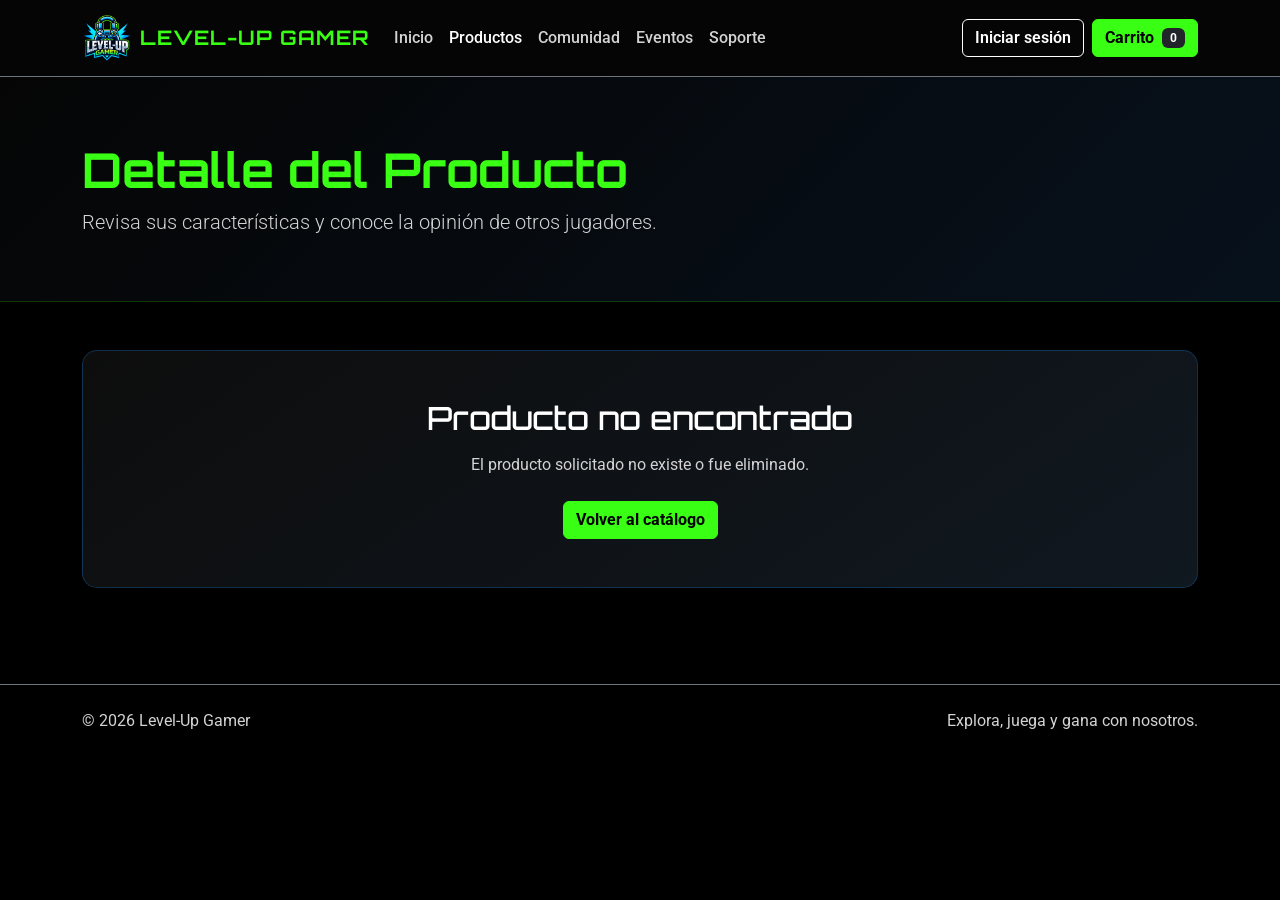
<file: pages/producto-detalle.html>
<!DOCTYPE html>
<html lang="es">

<head>
    <meta charset="UTF-8">
    <meta name="viewport" content="width=device-width, initial-scale=1.0">

    <title>Detalle de Producto | Level-Up Gamer</title>

    <!-- Bootstrap -->
    <link
        rel="stylesheet"
        href="https://cdn.jsdelivr.net/npm/bootstrap@5.3.8/dist/css/bootstrap.min.css"
    >

    <!-- Google Fonts -->
    <link
        href="https://fonts.googleapis.com/css2?family=Orbitron:wght@400;500;600;700&family=Roboto:wght@300;400;500;700&display=swap"
        rel="stylesheet"
    >

    <!-- CSS -->
    <link rel="stylesheet" href="../assets/css/variable.css">
    <link rel="stylesheet" href="../assets/css/main.css">
</head>

<body>

    <!-- HEADER -->
    <header>

        <nav class="navbar navbar-expand-lg navbar-dark bg-black border-bottom border-secondary">

            <div class="container">

                <a
                    class="navbar-brand d-flex align-items-center gap-2"
                    href="../index.html">

                    <img
                        src="../assets/img/logo/logo-level-up.png"
                        alt="Level-Up Gamer"
                        class="navbar-logo">

                    <span class="fw-bold">
                        LEVEL-UP GAMER
                    </span>
                </a>

                <button
                    class="navbar-toggler"
                    type="button"
                    data-bs-toggle="collapse"
                    data-bs-target="#navbarLevelUp"
                    aria-controls="navbarLevelUp"
                    aria-expanded="false"
                    aria-label="Abrir menú">

                    <span class="navbar-toggler-icon"></span>
                </button>

                <div
                    class="collapse navbar-collapse"
                    id="navbarLevelUp">

                    <ul class="navbar-nav me-auto mb-2 mb-lg-0">

                        <li class="nav-item">
                            <a class="nav-link" href="../index.html">
                                Inicio
                            </a>
                        </li>

                        <li class="nav-item">
                            <a class="nav-link active" href="catalogo.html">
                                Productos
                            </a>
                        </li>

                        <li class="nav-item">
                            <a class="nav-link" href="comunidad.html">
                                Comunidad
                            </a>
                        </li>

                        <li class="nav-item">
                            <a class="nav-link" href="eventos.html">
                                Eventos
                            </a>
                        </li>

                        <li class="nav-item">
                            <a class="nav-link" href="soporte.html">
                                Soporte
                            </a>
                        </li>

                    </ul>

                    <div class="d-flex align-items-center gap-2">

                        <div id="accionesInvitado" class="d-flex gap-2">

                            <a
                                href="login.html"
                                class="btn btn-outline-light">

                                Iniciar sesión

                            </a>

                        </div>

                        <div
                            id="accionesUsuario"
                            class="d-none align-items-center gap-2">

                            <a
                                href="perfil.html"
                                id="nombreUsuario"
                                class="text-levelup-green fw-bold text-decoration-none">
                            </a>

                            <button
                                id="btnCerrarSesion"
                                class="btn btn-outline-light">

                                Cerrar sesión

                            </button>

                        </div>

                        <a
                            href="carrito.html"
                            class="btn btn-levelup">

                            Carrito

                            <span
                                class="badge text-bg-dark ms-1"
                                id="contadorCarrito">

                                0

                            </span>

                        </a>

                    </div>

                </div>

            </div>
        </nav>

    </header>


    <!-- HERO -->
    <section class="page-hero py-5">

        <div class="container py-3">

            <h1 class="display-5 fw-bold page-hero-title">
                Detalle del Producto
            </h1>

            <p class="lead text-secondary mb-0">
                Revisa sus características y conoce la opinión de otros jugadores.
            </p>

        </div>

    </section>


    <!-- PRODUCTO -->
    <main class="container py-5">

        <section class="levelup-panel p-4 p-md-5 mb-5">

            <div class="row g-5 align-items-center">

                <div class="col-lg-5">

                    <div class="product-detail-image">

                        <img
                            id="productoImagen"
                            src=""
                            alt="Producto"
                            class="img-fluid d-none">

                        <span
                            id="productoSinImagen"
                            class="text-secondary">

                            Sin imagen

                        </span>

                    </div>

                </div>


                <div class="col-lg-7">

                    <span
                        id="productoCategoria"
                        class="badge product-category mb-3">
                    </span>

                    <h2
                        id="productoNombre"
                        class="mb-3">
                    </h2>

                    <p
                        id="productoCodigo"
                        class="text-secondary">
                    </p>

                    <p
                        id="productoDescripcion"
                        class="text-secondary">
                    </p>

                    <div class="my-4">

                        <span
                            id="productoPrecio"
                            class="product-price fs-3">
                        </span>

                    </div>

                    <div class="d-flex flex-wrap gap-2">

                        <button
                            id="btnAgregarCarrito"
                            class="btn btn-levelup btn-lg">

                            Agregar al carrito

                        </button>

                        <a
                            href="catalogo.html"
                            class="btn btn-outline-light btn-lg">

                            Volver al catálogo

                        </a>

                    </div>

                </div>

            </div>

        </section>


        <!-- RESEÑAS -->
        <section class="row g-4">

            <div class="col-lg-5">

                <div class="levelup-panel p-4 h-100">

                    <h2 class="section-title mb-4">
                        Dejar una reseña
                    </h2>

                    <div
                        id="mensajeResena"
                        class="alert d-none"
                        role="alert">
                    </div>

                    <form id="formResena">

                        <div class="mb-3">

                            <label
                                for="calificacion"
                                class="form-label">

                                Calificación

                            </label>

                            <select
                                id="calificacion"
                                class="form-select"
                                required>

                                <option value="">
                                    Seleccionar...
                                </option>

                                <option value="5">5 - Excelente</option>
                                <option value="4">4 - Muy bueno</option>
                                <option value="3">3 - Bueno</option>
                                <option value="2">2 - Regular</option>
                                <option value="1">1 - Malo</option>

                            </select>

                        </div>


                        <div class="mb-4">

                            <label
                                for="comentarioResena"
                                class="form-label">

                                Comentario

                            </label>

                            <textarea
                                id="comentarioResena"
                                class="form-control"
                                rows="5"
                                maxlength="500"
                                placeholder="Cuéntanos tu experiencia con el producto..."
                                required>
                            </textarea>

                        </div>

                        <button
                            type="submit"
                            class="btn btn-levelup-blue">

                            Publicar reseña

                        </button>

                    </form>

                </div>

            </div>


            <div class="col-lg-7">

                <div class="levelup-panel p-4 h-100">

                    <div
                        class="d-flex flex-wrap justify-content-between
                               align-items-center gap-3 mb-4">

                        <h2 class="section-title mb-0">
                            Reseñas
                        </h2>

                        <span
                            id="promedioResenas"
                            class="badge bg-primary p-2">

                            Sin calificaciones

                        </span>

                    </div>

                    <div id="contenedorResenas">
                    </div>

                </div>

            </div>

        </section>

    </main>


    <!-- FOOTER -->
    <footer class="border-top border-secondary py-4 mt-5">

        <div class="container">

            <div class="row align-items-center">

                <div class="col-md-6 text-center text-md-start">

                    <p class="mb-0 text-secondary">
                        © 2026 Level-Up Gamer
                    </p>

                </div>

                <div class="col-md-6 text-center text-md-end mt-3 mt-md-0">

                    <span class="text-secondary">
                        Explora, juega y gana con nosotros.
                    </span>

                </div>

            </div>

        </div>

    </footer>


    <script
        src="https://cdn.jsdelivr.net/npm/bootstrap@5.3.8/dist/js/bootstrap.bundle.min.js">
    </script>

    <script src="../assets/js/productos-iniciales.js"></script>
    <script src="../assets/js/main.js"></script>
    <script src="../assets/js/producto-detalle.js"></script>

</body>

</html>
</file>
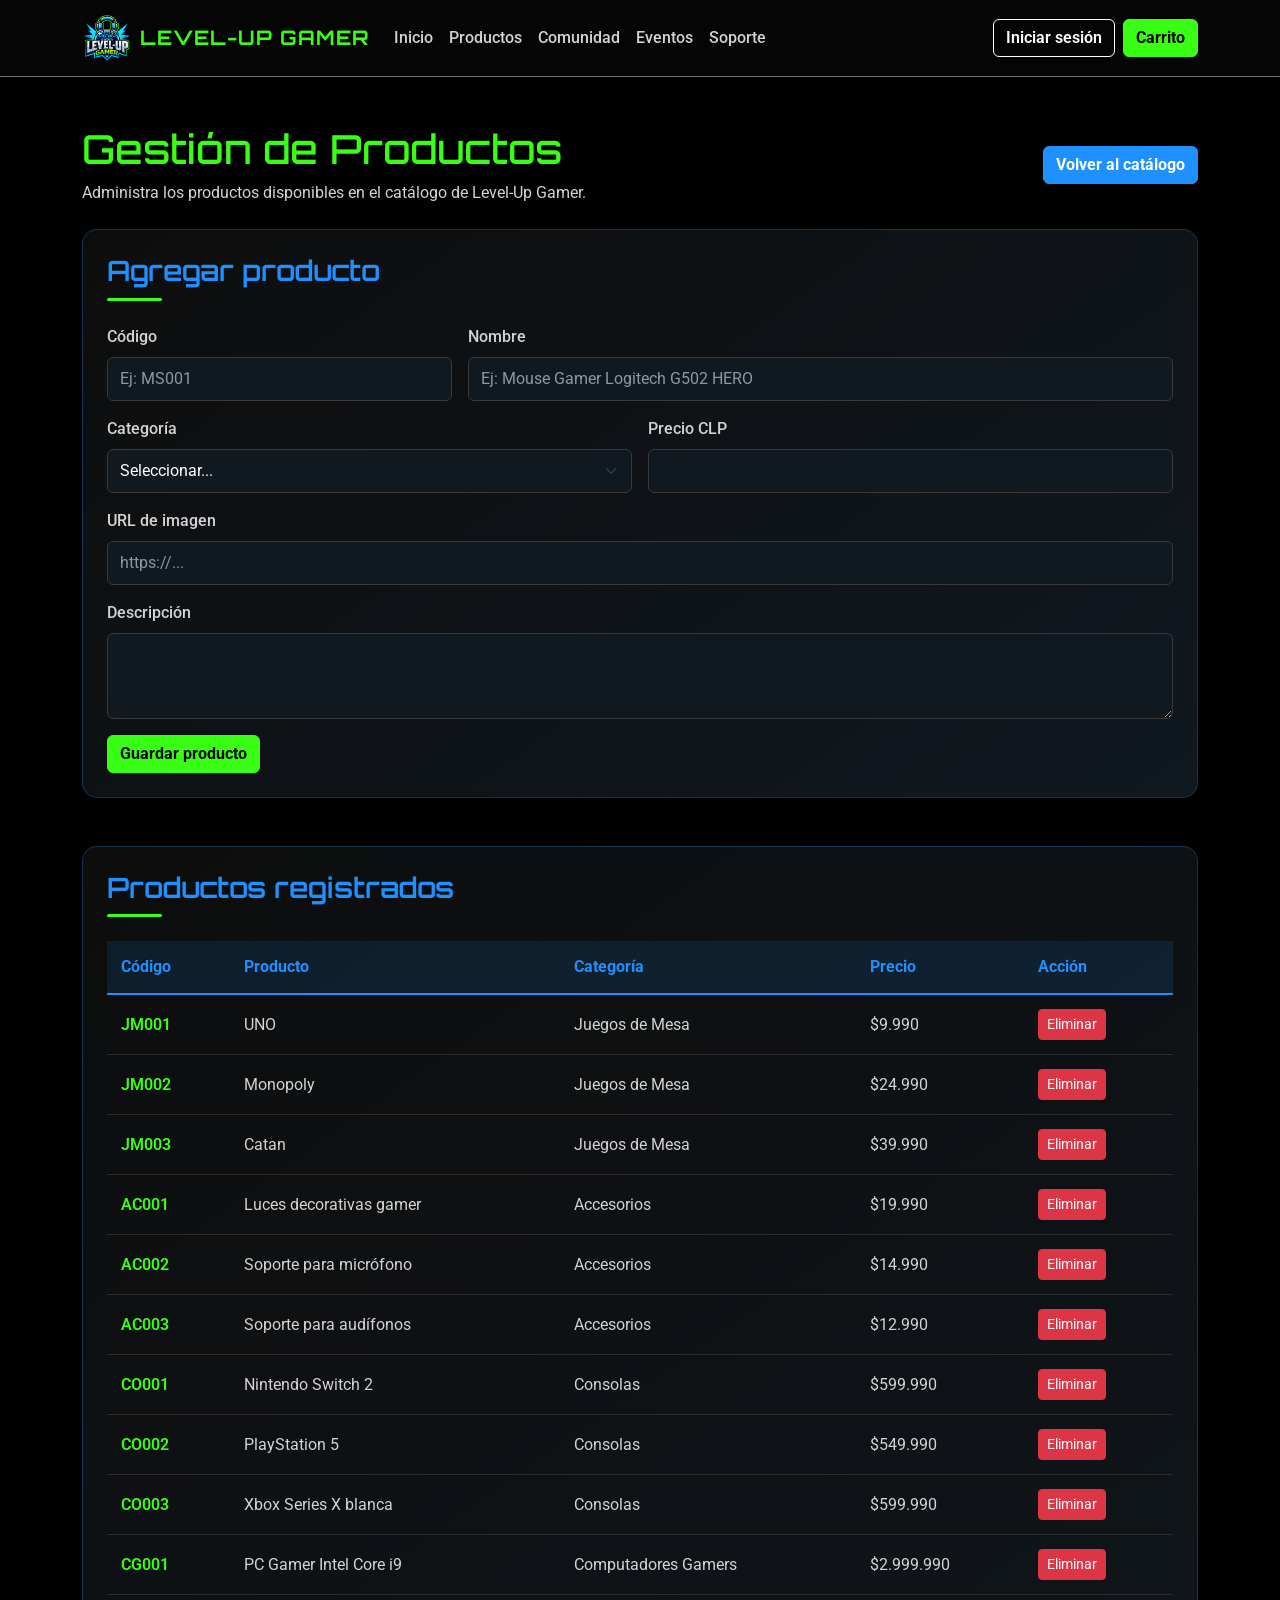
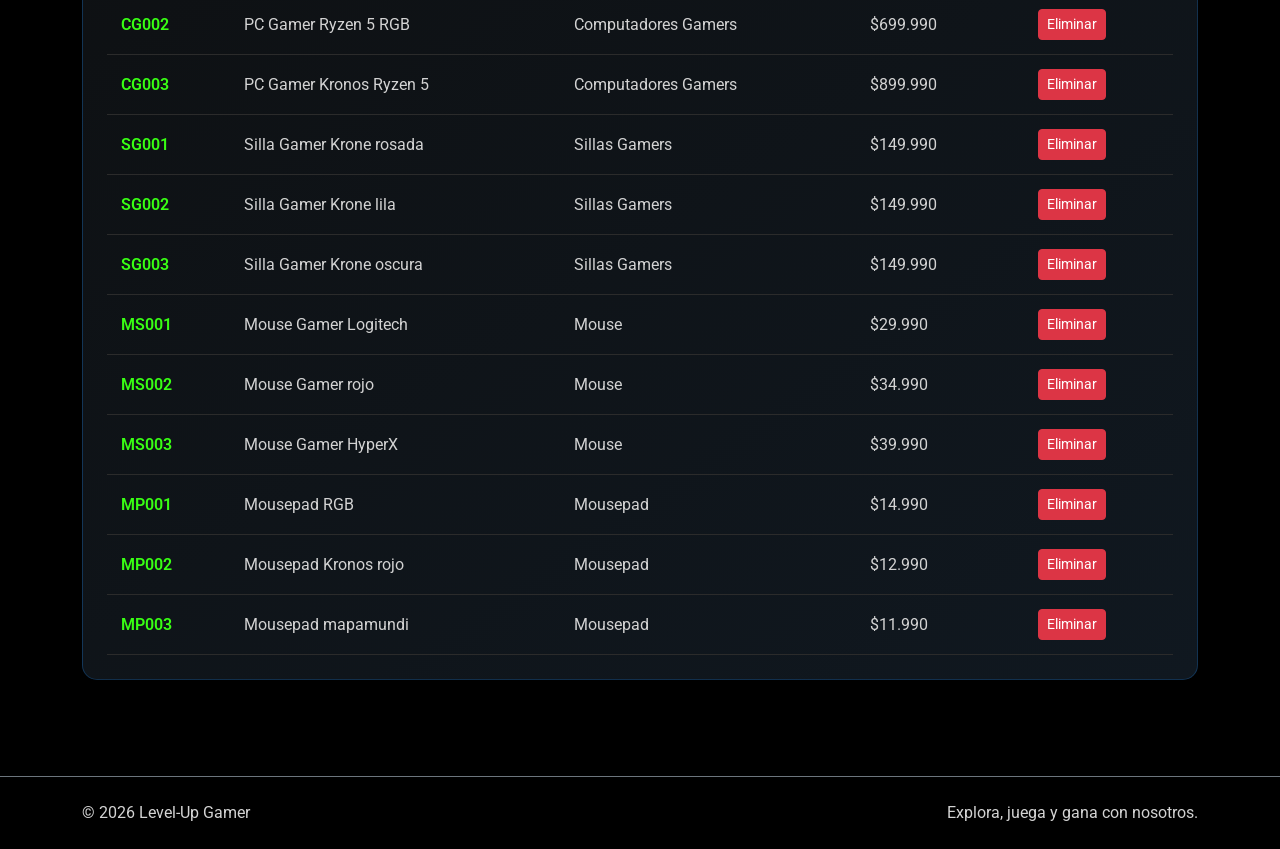
<file: pages/productos.html>
<!DOCTYPE html>
<html lang="es">

<head>
    <meta charset="UTF-8">
    <meta name="viewport" content="width=device-width, initial-scale=1.0">

    <title>Gestión de Productos | Level-Up Gamer</title>

    <!-- Bootstrap -->
    <link
        rel="stylesheet"
        href="https://cdn.jsdelivr.net/npm/bootstrap@5.3.8/dist/css/bootstrap.min.css"
    >

    <!-- Google Fonts -->
    <link
        href="https://fonts.googleapis.com/css2?family=Orbitron:wght@400;500;600;700&family=Roboto:wght@300;400;500;700&display=swap"
        rel="stylesheet"
    >

    <!-- CSS -->
    <link rel="stylesheet" href="../assets/css/variable.css">
    <link rel="stylesheet" href="../assets/css/main.css">
</head>

<body>

    <!-- HEADER -->
    <header>

        <nav class="navbar navbar-expand-lg navbar-dark bg-black border-bottom border-secondary">
            <div class="container">

                <a class="navbar-brand d-flex align-items-center gap-2" href="../index.html">
                    <img
                        src="../assets/img/logo/logo-level-up.png"
                        alt="Level-Up Gamer"
                        class="navbar-logo">

                    <span class="fw-bold">
                        LEVEL-UP GAMER
                    </span>
                </a>

                <button
                    class="navbar-toggler"
                    type="button"
                    data-bs-toggle="collapse"
                    data-bs-target="#navbarLevelUp"
                    aria-controls="navbarLevelUp"
                    aria-expanded="false"
                    aria-label="Abrir menú">

                    <span class="navbar-toggler-icon"></span>
                </button>

                <div class="collapse navbar-collapse" id="navbarLevelUp">

                    <ul class="navbar-nav me-auto mb-2 mb-lg-0">

                        <li class="nav-item">
                            <a class="nav-link" href="../index.html">
                                Inicio
                            </a>
                        </li>

                        <li class="nav-item">
                            <a class="nav-link" href="catalogo.html">
                                Productos
                            </a>
                        </li>

                        <li class="nav-item">
                            <a class="nav-link" href="comunidad.html">
                                Comunidad
                            </a>
                        </li>

                        <li class="nav-item">
                            <a class="nav-link" href="eventos.html">
                                Eventos
                            </a>
                        </li>

                        <li class="nav-item">
                            <a class="nav-link" href="soporte.html">
                                Soporte
                            </a>
                        </li>

                    </ul>

                    <div class="d-flex align-items-center gap-2">

                        <!-- Usuario sin sesión -->
                        <div id="accionesInvitado" class="d-flex gap-2">
                            <a href="login.html" class="btn btn-outline-light">
                                Iniciar sesión
                            </a>
                        </div>

                        <!-- Usuario con sesión -->
                        <div id="accionesUsuario" class="d-none align-items-center gap-2">

                            <a
                                href="perfil.html"
                                id="nombreUsuario"
                                class="text-levelup-green fw-bold text-decoration-none">
                            </a>

                            <button
                                id="btnCerrarSesion"
                                class="btn btn-outline-light">
                                Cerrar sesión
                            </button>

                        </div>

                        <!-- Carrito -->
                        <a href="carrito.html" class="btn btn-levelup">
                            Carrito
                        </a>

                    </div>

                </div>

            </div>
        </nav>

    </header>


    <!-- CONTENIDO -->
    <main class="container py-5">

        <div class="d-flex flex-wrap justify-content-between align-items-center gap-3 mb-4">

            <div>
                <h1 class="text-levelup-green mb-2">
                    Gestión de Productos
                </h1>

                <p class="text-secondary mb-0">
                    Administra los productos disponibles en el catálogo de Level-Up Gamer.
                </p>
            </div>

            <a
                href="catalogo.html"
                class="btn btn-levelup-blue">
                Volver al catálogo
            </a>

        </div>


        <!-- FORMULARIO -->
        <section class="levelup-panel p-4 mb-5">

            <h3 class="section-title mb-4">
                Agregar producto
            </h3>

            <form id="formProducto">

                <div class="row g-3">

                    <div class="col-md-4">

                        <label for="codigo" class="form-label">
                            Código
                        </label>

                        <input
                            type="text"
                            id="codigo"
                            class="form-control"
                            placeholder="Ej: MS001"
                            required>

                    </div>


                    <div class="col-md-8">

                        <label for="nombre" class="form-label">
                            Nombre
                        </label>

                        <input
                            type="text"
                            id="nombre"
                            class="form-control"
                            placeholder="Ej: Mouse Gamer Logitech G502 HERO"
                            required>

                    </div>


                    <div class="col-md-6">

                        <label for="categoria" class="form-label">
                            Categoría
                        </label>

                        <select
                            id="categoria"
                            class="form-select"
                            required>

                            <option value="">
                                Seleccionar...
                            </option>

                            <option>Juegos de Mesa</option>
                            <option>Accesorios</option>
                            <option>Consolas</option>
                            <option>Computadores Gamers</option>
                            <option>Sillas Gamers</option>
                            <option>Mouse</option>
                            <option>Mousepad</option>
                            <option>Poleras Personalizadas</option>
                            <option>Polerones Gamers Personalizados</option>
                            <option>Servicio Técnico</option>

                        </select>

                    </div>


                    <div class="col-md-6">

                        <label for="precio" class="form-label">
                            Precio CLP
                        </label>

                        <input
                            type="number"
                            id="precio"
                            class="form-control"
                            min="0"
                            required>

                    </div>


                    <div class="col-12">

                        <label for="imagen" class="form-label">
                            URL de imagen
                        </label>

                        <input
                            type="url"
                            id="imagen"
                            class="form-control"
                            placeholder="https://...">

                    </div>


                    <div class="col-12">

                        <label for="descripcion" class="form-label">
                            Descripción
                        </label>

                        <textarea
                            id="descripcion"
                            class="form-control"
                            rows="3">
                        </textarea>

                    </div>


                    <div class="col-12">

                        <button
                            class="btn btn-levelup"
                            type="submit">

                            Guardar producto

                        </button>

                    </div>

                </div>

            </form>

        </section>


        <!-- LISTADO -->
        <section class="levelup-panel p-4">

            <h3 class="section-title mb-4">
                Productos registrados
            </h3>

            <div class="table-responsive">

                <table class="table table-dark align-middle">

                    <thead>

                        <tr>
                            <th>Código</th>
                            <th>Producto</th>
                            <th>Categoría</th>
                            <th>Precio</th>
                            <th>Acción</th>
                        </tr>

                    </thead>

                    <tbody id="tablaProductos">
                    </tbody>

                </table>

            </div>

        </section>

    </main>


    <!-- FOOTER -->
    <footer class="border-top border-secondary py-4 mt-5">

        <div class="container">

            <div class="row align-items-center">

                <div class="col-md-6 text-center text-md-start">

                    <p class="mb-0 text-secondary">
                        © 2026 Level-Up Gamer
                    </p>

                </div>

                <div class="col-md-6 text-center text-md-end mt-3 mt-md-0">

                    <span class="text-secondary">
                        Explora, juega y gana con nosotros.
                    </span>

                </div>

            </div>

        </div>

    </footer>


    <!-- Bootstrap -->
    <script
        src="https://cdn.jsdelivr.net/npm/bootstrap@5.3.8/dist/js/bootstrap.bundle.min.js">
    </script>

    <!-- JavaScript -->
     <script src="../assets/js/productos-iniciales.js"></script>
    <script src="../assets/js/main.js"></script>
    <script src="../assets/js/productos.js"></script>

</body>

</html>
</file>
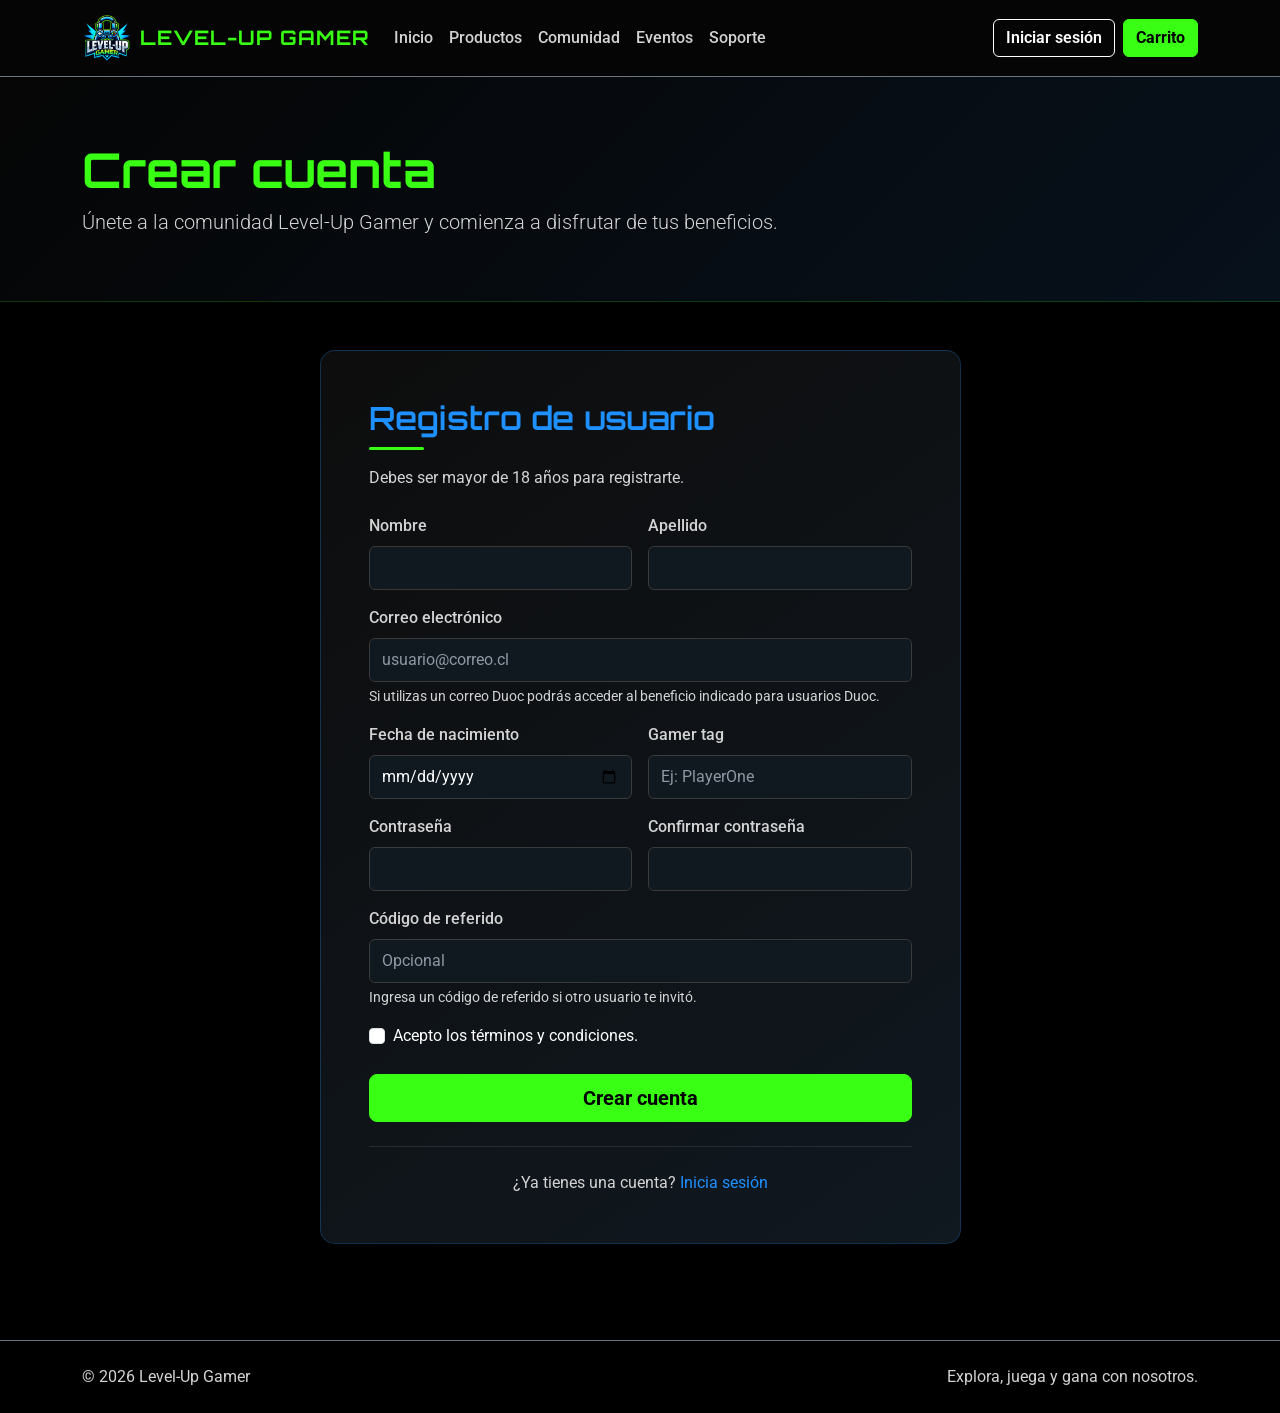
<file: pages/registro.html>
<!DOCTYPE html>
<html lang="es">

<head>
    <meta charset="UTF-8">
    <meta name="viewport" content="width=device-width, initial-scale=1.0">

    <title>Registro | Level-Up Gamer</title>

    <!-- Bootstrap -->
    <link
        rel="stylesheet"
        href="https://cdn.jsdelivr.net/npm/bootstrap@5.3.8/dist/css/bootstrap.min.css"
    >

    <!-- Google Fonts -->
    <link
        href="https://fonts.googleapis.com/css2?family=Orbitron:wght@400;500;600;700&family=Roboto:wght@300;400;500;700&display=swap"
        rel="stylesheet"
    >

    <!-- CSS -->
    <link rel="stylesheet" href="../assets/css/variable.css">
    <link rel="stylesheet" href="../assets/css/main.css">
</head>

<body>

    <!-- HEADER -->
    <header>

        <nav class="navbar navbar-expand-lg navbar-dark bg-black border-bottom border-secondary">

            <div class="container">

                <a
                    class="navbar-brand d-flex align-items-center gap-2"
                    href="../index.html">

                    <img
                        src="../assets/img/logo/logo-level-up.png"
                        alt="Level-Up Gamer"
                        class="navbar-logo">

                    <span class="fw-bold">
                        LEVEL-UP GAMER
                    </span>

                </a>

                <button
                    class="navbar-toggler"
                    type="button"
                    data-bs-toggle="collapse"
                    data-bs-target="#navbarLevelUp"
                    aria-controls="navbarLevelUp"
                    aria-expanded="false"
                    aria-label="Abrir menú">

                    <span class="navbar-toggler-icon"></span>

                </button>


                <div
                    class="collapse navbar-collapse"
                    id="navbarLevelUp">

                    <ul class="navbar-nav me-auto mb-2 mb-lg-0">

                        <li class="nav-item">
                            <a class="nav-link" href="../index.html">
                                Inicio
                            </a>
                        </li>

                        <li class="nav-item">
                            <a class="nav-link" href="catalogo.html">
                                Productos
                            </a>
                        </li>

                        <li class="nav-item">
                            <a class="nav-link" href="comunidad.html">
                                Comunidad
                            </a>
                        </li>

                        <li class="nav-item">
                            <a class="nav-link" href="eventos.html">
                                Eventos
                            </a>
                        </li>

                        <li class="nav-item">
                            <a class="nav-link" href="soporte.html">
                                Soporte
                            </a>
                        </li>

                    </ul>

                    <div class="d-flex gap-2">

                        <a
                            href="login.html"
                            class="btn btn-outline-light">

                            Iniciar sesión

                        </a>

                        <a
                            href="carrito.html"
                            class="btn btn-levelup">

                            Carrito

                        </a>

                    </div>

                </div>

            </div>

        </nav>

    </header>


    <!-- HERO -->
    <section class="page-hero py-5">

        <div class="container py-3">

            <h1 class="display-5 fw-bold page-hero-title">
                Crear cuenta
            </h1>

            <p class="lead text-secondary mb-0">
                Únete a la comunidad Level-Up Gamer y comienza a disfrutar de tus beneficios.
            </p>

        </div>

    </section>


    <!-- REGISTRO -->
    <main class="container py-5">

        <div class="row justify-content-center">

            <div class="col-lg-8 col-xl-7">

                <section class="levelup-panel p-4 p-md-5">

                    <div class="mb-4">

                        <h2 class="section-title mb-3">
                            Registro de usuario
                        </h2>

                        <p class="text-secondary">
                            Debes ser mayor de 18 años para registrarte.
                        </p>

                    </div>


                    <div
                        id="mensajeRegistro"
                        class="alert d-none"
                        role="alert">
                    </div>


                    <form id="formRegistro">

                        <div class="row g-3">


                            <!-- NOMBRE -->
                            <div class="col-md-6">

                                <label
                                    for="nombre"
                                    class="form-label">

                                    Nombre

                                </label>

                                <input
                                    type="text"
                                    id="nombre"
                                    class="form-control"
                                    required>

                            </div>


                            <!-- APELLIDO -->
                            <div class="col-md-6">

                                <label
                                    for="apellido"
                                    class="form-label">

                                    Apellido

                                </label>

                                <input
                                    type="text"
                                    id="apellido"
                                    class="form-control"
                                    required>

                            </div>


                            <!-- EMAIL -->
                            <div class="col-12">

                                <label
                                    for="email"
                                    class="form-label">

                                    Correo electrónico

                                </label>

                                <input
                                    type="email"
                                    id="email"
                                    class="form-control"
                                    placeholder="usuario@correo.cl"
                                    required>

                                <div class="form-text text-secondary">

                                    Si utilizas un correo Duoc podrás acceder al beneficio indicado para usuarios Duoc.

                                </div>

                            </div>


                            <!-- FECHA NACIMIENTO -->
                            <div class="col-md-6">

                                <label
                                    for="fechaNacimiento"
                                    class="form-label">

                                    Fecha de nacimiento

                                </label>

                                <input
                                    type="date"
                                    id="fechaNacimiento"
                                    class="form-control"
                                    required>

                            </div>


                            <!-- GAMERTAG -->
                            <div class="col-md-6">

                                <label
                                    for="gamertag"
                                    class="form-label">

                                    Gamer tag

                                </label>

                                <input
                                    type="text"
                                    id="gamertag"
                                    class="form-control"
                                    placeholder="Ej: PlayerOne">

                            </div>


                            <!-- CONTRASEÑA -->
                            <div class="col-md-6">

                                <label
                                    for="password"
                                    class="form-label">

                                    Contraseña

                                </label>

                                <input
                                    type="password"
                                    id="password"
                                    class="form-control"
                                    required>

                            </div>


                            <!-- CONFIRMAR -->
                            <div class="col-md-6">

                                <label
                                    for="passwordConfirmacion"
                                    class="form-label">

                                    Confirmar contraseña

                                </label>

                                <input
                                    type="password"
                                    id="passwordConfirmacion"
                                    class="form-control"
                                    required>

                            </div>


                            <!-- REFERIDO -->
                            <div class="col-12">

                                <label
                                    for="codigoReferido"
                                    class="form-label">

                                    Código de referido
                                </label>

                                <input
                                    type="text"
                                    id="codigoReferido"
                                    class="form-control"
                                    placeholder="Opcional">

                                <div class="form-text text-secondary">
                                    Ingresa un código de referido si otro usuario te invitó.
                                </div>

                            </div>


                            <!-- TERMINOS -->
                            <div class="col-12">

                                <div class="form-check">

                                    <input
                                        class="form-check-input"
                                        type="checkbox"
                                        id="aceptaTerminos"
                                        required>

                                    <label
                                        class="form-check-label"
                                        for="aceptaTerminos">

                                        Acepto los términos y condiciones.

                                    </label>

                                </div>

                            </div>


                            <!-- BOTON -->
                            <div class="col-12 mt-4">

                                <div class="d-grid">

                                    <button
                                        type="submit"
                                        class="btn btn-levelup btn-lg">

                                        Crear cuenta

                                    </button>

                                </div>

                            </div>

                        </div>

                    </form>


                    <hr class="border-secondary my-4">


                    <p class="text-center text-secondary mb-0">

                        ¿Ya tienes una cuenta?

                        <a
                            href="login.html"
                            class="text-levelup-blue text-decoration-none">

                            Inicia sesión

                        </a>

                    </p>

                </section>

            </div>

        </div>

    </main>


    <!-- FOOTER -->
    <footer class="border-top border-secondary py-4 mt-5">

        <div class="container">

            <div class="row align-items-center">

                <div class="col-md-6 text-center text-md-start">

                    <p class="mb-0 text-secondary">
                        © 2026 Level-Up Gamer
                    </p>

                </div>

                <div class="col-md-6 text-center text-md-end mt-3 mt-md-0">

                    <span class="text-secondary">
                        Explora, juega y gana con nosotros.
                    </span>

                </div>

            </div>

        </div>

    </footer>


    <!-- Bootstrap -->
    <script
        src="https://cdn.jsdelivr.net/npm/bootstrap@5.3.8/dist/js/bootstrap.bundle.min.js">
    </script>

    <!-- JavaScript -->
    <script src="../assets/js/registro.js"></script>

</body>

</html>
</file>
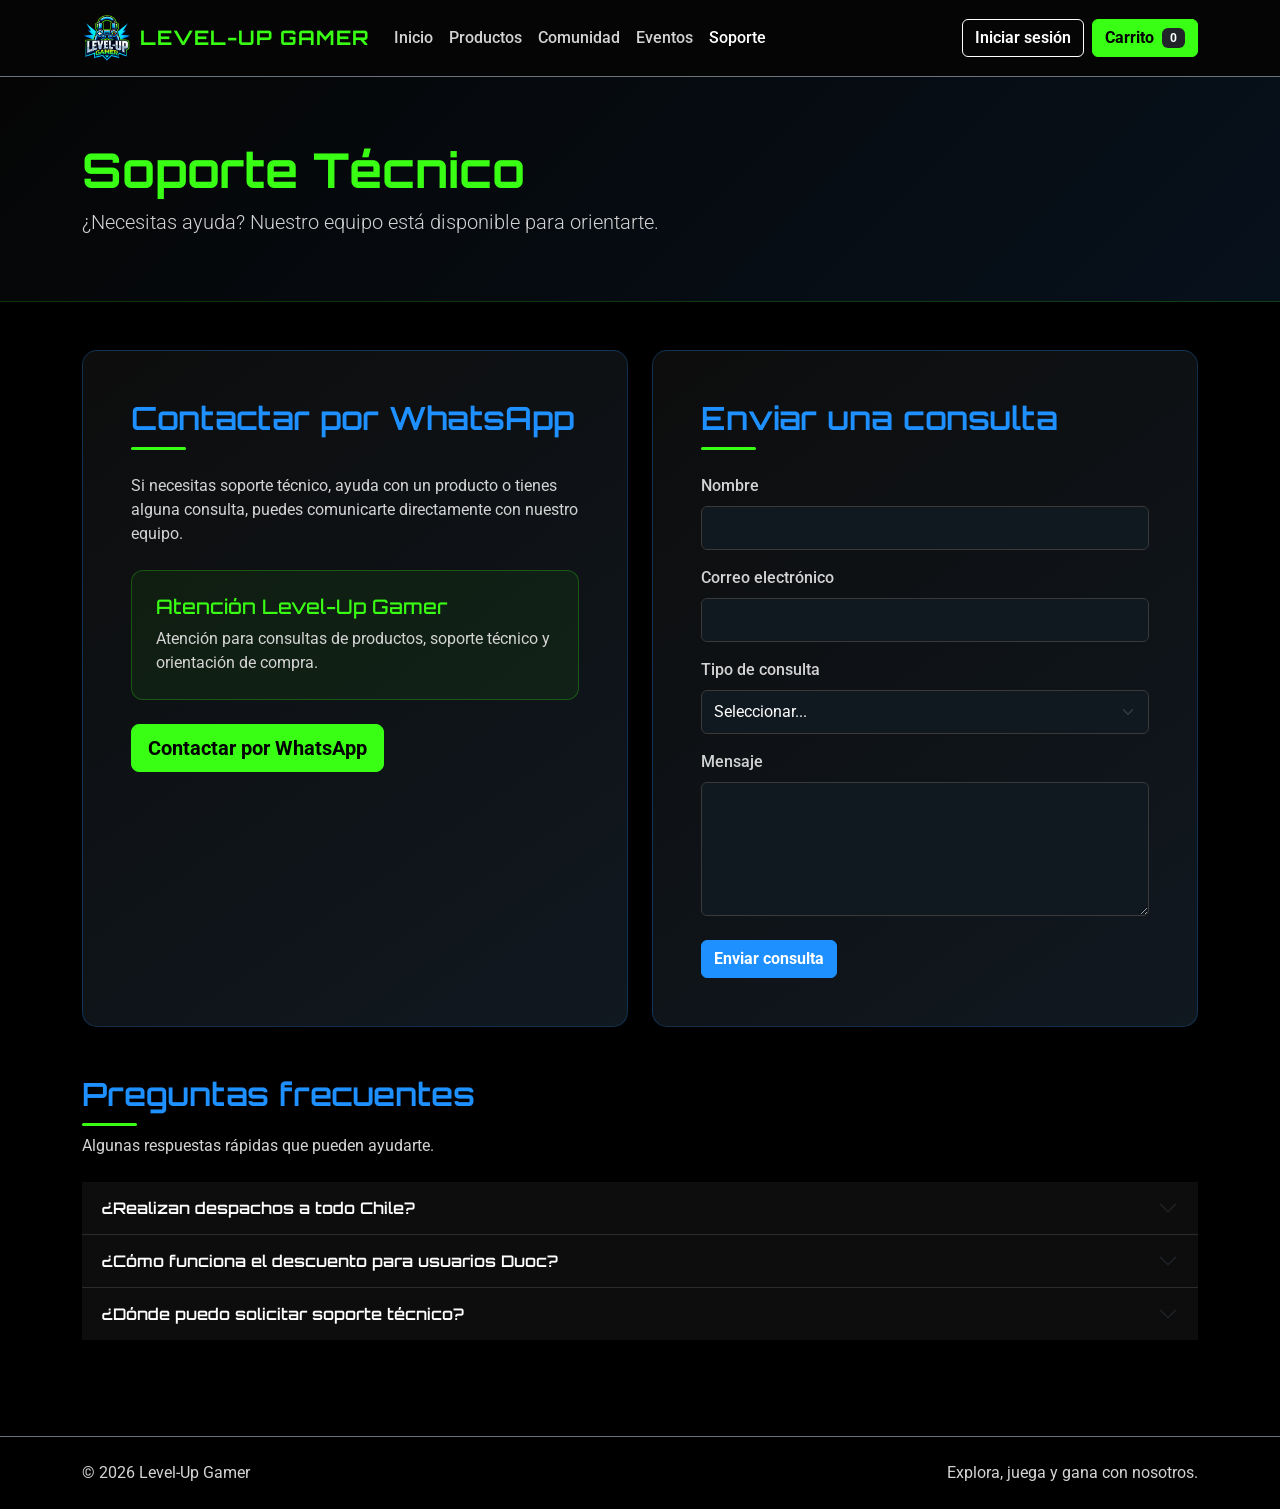
<file: pages/soporte.html>
<!DOCTYPE html>
<html lang="es">

<head>
    <meta charset="UTF-8">
    <meta name="viewport" content="width=device-width, initial-scale=1.0">

    <title>Soporte | Level-Up Gamer</title>

    <!-- Bootstrap -->
    <link
        rel="stylesheet"
        href="https://cdn.jsdelivr.net/npm/bootstrap@5.3.8/dist/css/bootstrap.min.css"
    >

    <!-- Google Fonts -->
    <link
        href="https://fonts.googleapis.com/css2?family=Orbitron:wght@400;500;600;700&family=Roboto:wght@300;400;500;700&display=swap"
        rel="stylesheet"
    >

    <!-- CSS -->
    <link rel="stylesheet" href="../assets/css/variable.css">
    <link rel="stylesheet" href="../assets/css/main.css">
</head>

<body>

    <!-- HEADER -->
    <header>

        <nav class="navbar navbar-expand-lg navbar-dark bg-black border-bottom border-secondary">

            <div class="container">

                <a
                    class="navbar-brand d-flex align-items-center gap-2"
                    href="../index.html">

                    <img
                        src="../assets/img/logo/logo-level-up.png"
                        alt="Level-Up Gamer"
                        class="navbar-logo">

                    <span class="fw-bold">
                        LEVEL-UP GAMER
                    </span>

                </a>

                <button
                    class="navbar-toggler"
                    type="button"
                    data-bs-toggle="collapse"
                    data-bs-target="#navbarLevelUp"
                    aria-controls="navbarLevelUp"
                    aria-expanded="false"
                    aria-label="Abrir menú">

                    <span class="navbar-toggler-icon"></span>

                </button>

                <div
                    class="collapse navbar-collapse"
                    id="navbarLevelUp">

                    <ul class="navbar-nav me-auto mb-2 mb-lg-0">

                        <li class="nav-item">
                            <a class="nav-link" href="../index.html">
                                Inicio
                            </a>
                        </li>

                        <li class="nav-item">
                            <a class="nav-link" href="catalogo.html">
                                Productos
                            </a>
                        </li>

                        <li class="nav-item">
                            <a class="nav-link" href="comunidad.html">
                                Comunidad
                            </a>
                        </li>

                        <li class="nav-item">
                            <a class="nav-link" href="eventos.html">
                                Eventos
                            </a>
                        </li>

                        <li class="nav-item">
                            <a class="nav-link active" href="soporte.html">
                                Soporte
                            </a>
                        </li>

                    </ul>

                    <div class="d-flex align-items-center gap-2">

                        <!-- Usuario sin sesión -->
                        <div id="accionesInvitado" class="d-flex gap-2">

                            <a
                                href="login.html"
                                class="btn btn-outline-light">

                                Iniciar sesión

                            </a>

                        </div>

                        <!-- Usuario con sesión -->
                        <div
                            id="accionesUsuario"
                            class="d-none align-items-center gap-2">

                            <a
                                href="perfil.html"
                                id="nombreUsuario"
                                class="text-levelup-green fw-bold text-decoration-none">
                            </a>

                            <button
                                id="btnCerrarSesion"
                                class="btn btn-outline-light">

                                Cerrar sesión

                            </button>

                        </div>

                        <!-- Carrito -->
                        <a
                            href="carrito.html"
                            class="btn btn-levelup">

                            Carrito

                            <span
                                class="badge text-bg-dark ms-1"
                                id="contadorCarrito">

                                0

                            </span>

                        </a>

                    </div>

                </div>

            </div>

        </nav>

    </header>


    <!-- HERO -->
    <section class="page-hero py-5">

        <div class="container py-3">

            <h1 class="display-5 fw-bold page-hero-title">
                Soporte Técnico
            </h1>

            <p class="lead text-secondary mb-0">
                ¿Necesitas ayuda? Nuestro equipo está disponible para orientarte.
            </p>

        </div>

    </section>


    <!-- CONTENIDO -->
    <main class="container py-5">

        <div class="row g-4">

            <!-- WHATSAPP -->
            <div class="col-lg-6">

                <section class="levelup-panel p-4 p-md-5 h-100">

                    <h2 class="section-title mb-4">
                        Contactar por WhatsApp
                    </h2>

                    <p class="text-secondary">
                        Si necesitas soporte técnico, ayuda con un producto o tienes alguna consulta,
                        puedes comunicarte directamente con nuestro equipo.
                    </p>

                    <div class="support-highlight p-4 my-4">

                        <h3 class="h5 text-levelup-green">
                            Atención Level-Up Gamer
                        </h3>

                        <p class="text-secondary mb-0">
                            Atención para consultas de productos, soporte técnico y orientación de compra.
                        </p>

                    </div>

                    <button
                        type="button"
                        id="btnWhatsapp"
                        class="btn btn-levelup btn-lg">

                        Contactar por WhatsApp

                    </button>

                </section>

            </div>


            <!-- FORMULARIO -->
            <div class="col-lg-6">

                <section class="levelup-panel p-4 p-md-5 h-100">

                    <h2 class="section-title mb-4">
                        Enviar una consulta
                    </h2>

                    <div
                        id="mensajeSoporte"
                        class="alert d-none"
                        role="alert">
                    </div>

                    <form id="formSoporte">

                        <div class="mb-3">

                            <label
                                for="nombreSoporte"
                                class="form-label">

                                Nombre

                            </label>

                            <input
                                type="text"
                                id="nombreSoporte"
                                class="form-control"
                                required>

                        </div>


                        <div class="mb-3">

                            <label
                                for="emailSoporte"
                                class="form-label">

                                Correo electrónico

                            </label>

                            <input
                                type="email"
                                id="emailSoporte"
                                class="form-control"
                                required>

                        </div>


                        <div class="mb-3">

                            <label
                                for="tipoConsulta"
                                class="form-label">

                                Tipo de consulta

                            </label>

                            <select
                                id="tipoConsulta"
                                class="form-select"
                                required>

                                <option value="">
                                    Seleccionar...
                                </option>

                                <option value="Producto">
                                    Consulta de producto
                                </option>

                                <option value="Compra">
                                    Consulta de compra
                                </option>

                                <option value="Soporte técnico">
                                    Soporte técnico
                                </option>

                                <option value="Otro">
                                    Otro
                                </option>

                            </select>

                        </div>


                        <div class="mb-4">

                            <label
                                for="mensajeConsulta"
                                class="form-label">

                                Mensaje

                            </label>

                            <textarea
                                id="mensajeConsulta"
                                class="form-control"
                                rows="5"
                                placeholder="Describe tu consulta..."
                                required>
                            </textarea>

                        </div>


                        <button
                            type="submit"
                            class="btn btn-levelup-blue">

                            Enviar consulta

                        </button>

                    </form>

                </section>

            </div>

        </div>


        <!-- PREGUNTAS FRECUENTES -->
        <section class="mt-5">

            <div class="mb-4">

                <h2 class="section-title mb-2">
                    Preguntas frecuentes
                </h2>

                <p class="text-secondary">
                    Algunas respuestas rápidas que pueden ayudarte.
                </p>

            </div>


            <div
                class="accordion accordion-flush"
                id="accordionSoporte">


                <div class="accordion-item support-accordion">

                    <h2 class="accordion-header">

                        <button
                            class="accordion-button collapsed"
                            type="button"
                            data-bs-toggle="collapse"
                            data-bs-target="#faqUno">

                            ¿Realizan despachos a todo Chile?

                        </button>

                    </h2>

                    <div
                        id="faqUno"
                        class="accordion-collapse collapse"
                        data-bs-parent="#accordionSoporte">

                        <div class="accordion-body">
                            Sí. Level-Up Gamer opera como tienda online y realiza despachos a nivel nacional.
                        </div>

                    </div>

                </div>


                <div class="accordion-item support-accordion">

                    <h2 class="accordion-header">

                        <button
                            class="accordion-button collapsed"
                            type="button"
                            data-bs-toggle="collapse"
                            data-bs-target="#faqDos">

                            ¿Cómo funciona el descuento para usuarios Duoc?

                        </button>

                    </h2>

                    <div
                        id="faqDos"
                        class="accordion-collapse collapse"
                        data-bs-parent="#accordionSoporte">

                        <div class="accordion-body">
                            Los usuarios registrados con correo Duoc pueden acceder al beneficio de descuento definido por Level-Up Gamer.
                        </div>

                    </div>

                </div>


                <div class="accordion-item support-accordion">

                    <h2 class="accordion-header">

                        <button
                            class="accordion-button collapsed"
                            type="button"
                            data-bs-toggle="collapse"
                            data-bs-target="#faqTres">

                            ¿Dónde puedo solicitar soporte técnico?

                        </button>

                    </h2>

                    <div
                        id="faqTres"
                        class="accordion-collapse collapse"
                        data-bs-parent="#accordionSoporte">

                        <div class="accordion-body">
                            Puedes utilizar el botón de WhatsApp de esta página o enviar una consulta mediante el formulario.
                        </div>

                    </div>

                </div>

            </div>

        </section>

    </main>


    <!-- FOOTER -->
    <footer class="border-top border-secondary py-4 mt-5">

        <div class="container">

            <div class="row align-items-center">

                <div class="col-md-6 text-center text-md-start">

                    <p class="mb-0 text-secondary">
                        © 2026 Level-Up Gamer
                    </p>

                </div>

                <div class="col-md-6 text-center text-md-end mt-3 mt-md-0">

                    <span class="text-secondary">
                        Explora, juega y gana con nosotros.
                    </span>

                </div>

            </div>

        </div>

    </footer>


    <!-- Bootstrap -->
    <script
        src="https://cdn.jsdelivr.net/npm/bootstrap@5.3.8/dist/js/bootstrap.bundle.min.js">
    </script>

    <!-- JavaScript -->
    <script src="../assets/js/main.js"></script>
    <script src="../assets/js/soporte.js"></script>

</body>

</html>
</file>
<file: assets/css/variable.css>
:root {
    /* Fondos */
    --color-fondo: #000000;
    --color-superficie: #0d0d0d;
    --color-superficie-hover: #151515;

    /* Acentos */
    --color-azul: #1E90FF;
    --color-verde: #39FF14;

    /* Texto */
    --color-texto: #FFFFFF;
    --color-texto-secundario: #D3D3D3;
    --color-texto-oscuro: #000000;

    /* Bordes */
    --color-borde: #2b2b2b;
    --color-borde-suave: #3a3a3a;
}
</file>
<file: assets/css/main.css>
/* =========================
   GENERAL
========================= */

body {
    background-color: var(--color-fondo);
    color: var(--color-texto);
    font-family: 'Roboto', sans-serif;
}

h1,
h2,
h3,
h4,
h5,
h6,
.navbar-brand {
    font-family: 'Orbitron', sans-serif;
    color: var(--color-texto);
}

.text-secondary {
    color: var(--color-texto-secundario) !important;
}

.text-levelup-blue {
    color: var(--color-azul) !important;
}

.text-levelup-green {
    color: var(--color-verde) !important;
}

.min-vh-75 {
    min-height: 75vh;
}


/* =========================
   BOTONES
========================= */

.btn-levelup {
    background-color: var(--color-verde);
    border-color: var(--color-verde);
    color: var(--color-texto-oscuro);
    font-weight: 700;
}

.btn-levelup:hover,
.btn-levelup:focus {
    background-color: #2ee012;
    border-color: #2ee012;
    color: var(--color-texto-oscuro);
}

.btn-levelup-blue {
    background-color: var(--color-azul);
    border-color: var(--color-azul);
    color: var(--color-texto);
    font-weight: 700;
}

.btn-levelup-blue:hover,
.btn-levelup-blue:focus {
    background-color: #0b7ee5;
    border-color: #0b7ee5;
    color: var(--color-texto);
}

.btn-outline-light {
    background-color: transparent;
    border-color: var(--color-texto);
    color: var(--color-texto);
    font-weight: 600;
}

.btn-outline-light:hover,
.btn-outline-light:focus {
    background-color: var(--color-texto);
    border-color: var(--color-texto);
    color: var(--color-texto-oscuro);
}


/* =========================
   NAVBAR
========================= */

.navbar {
    background-color: #050505 !important;
    border-bottom: 1px solid var(--color-borde);
}

.navbar-logo {
    width: 50px;
    height: 50px;
    object-fit: contain;
}

.navbar .navbar-brand {
    color: var(--color-verde) !important;
    letter-spacing: 1px;
}

.navbar .navbar-brand span {
    color: var(--color-verde);
}

.navbar .navbar-nav .nav-link {
    color: var(--color-texto-secundario);
    font-weight: 500;
    transition: color 0.2s ease;
}

.navbar .navbar-nav .nav-link:hover {
    color: var(--color-verde);
}

.navbar .navbar-nav .nav-link.active {
    color: var(--color-texto);
}


/* =========================
   HERO INDEX
========================= */

.hero-image-container {
    border-radius: 1rem;
    overflow: hidden;

    box-shadow:
        0 0 25px rgba(30, 144, 255, 0.25),
        0 0 50px rgba(57, 255, 20, 0.08);
}

.hero-image-container img {
    width: 100%;
    max-height: 500px;
    object-fit: cover;
}

.hero-logo {
    width: 100%;
    max-width: 420px;
    filter: drop-shadow(
        0 0 20px rgba(30, 144, 255, 0.35)
    );
}


/* =========================
   PAGINAS INTERIORES
========================= */

.page-hero {
    background: linear-gradient(
        135deg,
        #050505,
        #07111c
    );

    border-bottom:
        1px solid rgba(57, 255, 20, 0.2);
}

.page-hero-title {
    color: var(--color-verde);
}

/* =========================
   TITULOS DE SECCION
========================= */

.section-title {
    color: var(--color-azul);
    font-weight: 600;
}

.section-title::after {
    content: "";
    display: block;
    width: 55px;
    height: 3px;
    margin-top: 10px;
    background-color: var(--color-verde);
    border-radius: 10px;
}

/* =========================
   PANELES
========================= */

.levelup-panel {
    background:
        linear-gradient(
            145deg,
            var(--color-superficie),
            #101820
        );

    border:
        1px solid rgba(30, 144, 255, 0.25);

    border-radius: 15px;

    color: var(--color-texto);

    box-shadow:
        0 8px 25px rgba(0, 0, 0, 0.25);
}


/* =========================
   FORMULARIOS
========================= */

.form-label {
    color: var(--color-texto-secundario);
    font-weight: 500;
}

.form-control,
.form-select {
    background-color: #101820;
    color: var(--color-texto);

    border:
        1px solid var(--color-borde-suave);

    min-height: 44px;

    transition:
        border-color 0.2s ease,
        box-shadow 0.2s ease;
}

textarea.form-control {
    min-height: auto;
}

.form-control::placeholder {
    color: #8e98a3;
}

.form-control:hover,
.form-select:hover {
    border-color:
        rgba(30, 144, 255, 0.65);
}

.form-control:focus,
.form-select:focus {
    background-color: #101820;
    color: var(--color-texto);

    border-color: var(--color-azul);

    box-shadow:
        0 0 0 0.2rem rgba(30, 144, 255, 0.15);
}

.form-select option {
    background-color: #101820;
    color: var(--color-texto);
}

/* =========================
   TABLAS
========================= */

.table {
    --bs-table-bg: transparent;
    --bs-table-color: var(--color-texto);
    --bs-table-border-color: var(--color-borde);

    margin-bottom: 0;
}

.table thead th {
    background-color:
        rgba(30, 144, 255, 0.12);

    color: var(--color-azul);

    border-bottom:
        2px solid var(--color-azul);

    font-weight: 700;
    padding: 14px;
}

.table tbody td {
    color: var(--color-texto-secundario);
    padding: 14px;

    vertical-align: middle;

    transition:
        background-color 0.2s ease;
}

.table tbody tr:hover td {
    background-color:
        rgba(30, 144, 255, 0.07);
}

.table tbody td:first-child {
    color: var(--color-verde);
    font-weight: 600;
}

/* =========================
   PRODUCTOS
========================= */

.product-card {
    background-color: var(--color-superficie);
    border: 1px solid var(--color-borde);
    border-radius: 15px;
    color: var(--color-texto);

    transition:
        transform 0.25s ease,
        border-color 0.25s ease,
        box-shadow 0.25s ease,
        background-color 0.25s ease;
}

.product-card:hover {
    transform: translateY(-5px);
    background-color: var(--color-superficie-hover);
    border-color: var(--color-azul);

    box-shadow:
        0 0 20px rgba(30, 144, 255, 0.15);
}

.product-image {
    height: 190px;
    background-color: var(--color-superficie-hover);

    display: flex;
    align-items: center;
    justify-content: center;

    overflow: hidden;
    border-radius: 15px 15px 0 0;
}

.product-image img {
    width: 100%;
    height: 100%;
    object-fit: contain;
    padding: 12px;
}

.product-category {
    background-color: rgba(30, 144, 255, 0.15);
    color: #66b3ff;

    border:
        1px solid rgba(30, 144, 255, 0.45);
}

.product-price {
    color: var(--color-verde);
    font-family: 'Orbitron', sans-serif;
    font-weight: 700;
}
/* =========================
   TITULOS DE SECCION
========================= */

.section-title {
    color: var(--color-azul);
    font-weight: 600;
}

.section-title::after {
    content: "";
    display: block;

    width: 55px;
    height: 3px;

    margin-top: 10px;

    background-color: var(--color-verde);
    border-radius: 10px;
}


/* =========================
   BADGES
========================= */

.badge.bg-primary {
    background-color: var(--color-azul) !important;
    color: var(--color-texto) !important;
}

.badge.bg-success {
    background-color: var(--color-verde) !important;
    color: var(--color-texto-oscuro) !important;
}


/* =========================
   FOOTER
========================= */

footer {
    color: var(--color-texto-secundario);
}

footer p,
footer span,
footer small {
    color: var(--color-texto-secundario);
}

/* =========================
   CARRITO
========================= */

.carrito-product-image {
    height: 110px;
    border-radius: 10px;
}

.carrito-product-image img {
    border-radius: 10px;
}

/* =========================
   LOGIN
========================= */

.login-logo {
    width: 120px;
    height: 120px;
    object-fit: contain;
}

.section-title-center::after {
    margin-left: auto;
    margin-right: auto;
}

/* =========================
   COMUNIDAD
========================= */

.community-card {
    background-color: var(--color-superficie);
    border: 1px solid var(--color-borde);
    border-radius: 15px;

    transition:
        transform 0.25s ease,
        border-color 0.25s ease,
        box-shadow 0.25s ease;
}

.community-card:hover {
    transform: translateY(-5px);

    border-color: var(--color-azul);

    box-shadow:
        0 0 20px rgba(30, 144, 255, 0.15);
}

.community-badge {
    background-color: rgba(57, 255, 20, 0.12);
    color: var(--color-verde);

    border:
        1px solid rgba(57, 255, 20, 0.35);
}

/* =========================
   EVENTOS
========================= */

.event-map-placeholder {
    min-height: 320px;

    display: flex;
    align-items: center;
    justify-content: center;

    background:
        linear-gradient(
            135deg,
            rgba(30, 144, 255, 0.08),
            rgba(57, 255, 20, 0.05)
        );

    border:
        1px dashed rgba(30, 144, 255, 0.5);

    border-radius: 15px;
}


.event-card {
    background-color: var(--color-superficie);

    border:
        1px solid var(--color-borde);

    border-radius: 15px;

    transition:
        transform 0.25s ease,
        border-color 0.25s ease,
        box-shadow 0.25s ease;
}


.event-card:hover {
    transform: translateY(-5px);

    border-color: var(--color-verde);

    box-shadow:
        0 0 20px rgba(57, 255, 20, 0.12);
}


.event-region-badge {
    background-color:
        rgba(30, 144, 255, 0.15);

    color: var(--color-azul);

    border:
        1px solid rgba(30, 144, 255, 0.4);
}


.event-points {
    color: var(--color-verde);

    font-family: 'Orbitron', sans-serif;

    font-weight: 700;
}

/* =========================
   SOPORTE
========================= */

.support-highlight {
    background-color: rgba(57, 255, 20, 0.06);

    border:
        1px solid rgba(57, 255, 20, 0.25);

    border-radius: 12px;
}


.support-accordion {
    background-color: var(--color-superficie);
    border-color: var(--color-borde);
    color: var(--color-texto);
}


.support-accordion .accordion-button {
    background-color: var(--color-superficie);
    color: var(--color-texto);
    font-weight: 600;
}


.support-accordion .accordion-button:not(.collapsed) {
    background-color:
        rgba(30, 144, 255, 0.12);

    color: var(--color-azul);

    box-shadow: none;
}


.support-accordion .accordion-button:focus {
    border-color: var(--color-azul);

    box-shadow:
        0 0 0 0.2rem rgba(30, 144, 255, 0.12);
}


.support-accordion .accordion-body {
    background-color: var(--color-superficie);
    color: var(--color-texto-secundario);
}

/* =========================
   DETALLE DE PRODUCTO
========================= */

.product-detail-image {
    min-height: 350px;

    display: flex;
    align-items: center;
    justify-content: center;

    background-color: var(--color-superficie-hover);

    border:
        1px solid var(--color-borde);

    border-radius: 15px;

    overflow: hidden;
}


.product-detail-image img {
    width: 100%;
    max-height: 450px;

    object-fit: contain;
}


/* =========================
   RESEÑAS
========================= */

.review-item {
    border-bottom:
        1px solid var(--color-borde);
}


.review-item:last-child {
    border-bottom: 0;
}


.review-score {
    color: var(--color-verde);

    letter-spacing: 2px;

    font-weight: 700;
}

/* =========================
   PUNTOS LEVELUP
========================= */

.levelup-points-box {
    min-height: 44px;

    display: flex;
    align-items: center;
    gap: 8px;

    padding: 0.375rem 0.75rem;

    background-color: var(--color-superficie-hover);

    border: 1px solid var(--color-borde-suave);
    border-radius: 0.375rem;
}

.levelup-points-value {
    color: var(--color-verde);

    font-family: 'Orbitron', sans-serif;
    font-size: 1.3rem;
    font-weight: 700;
}
</file>
